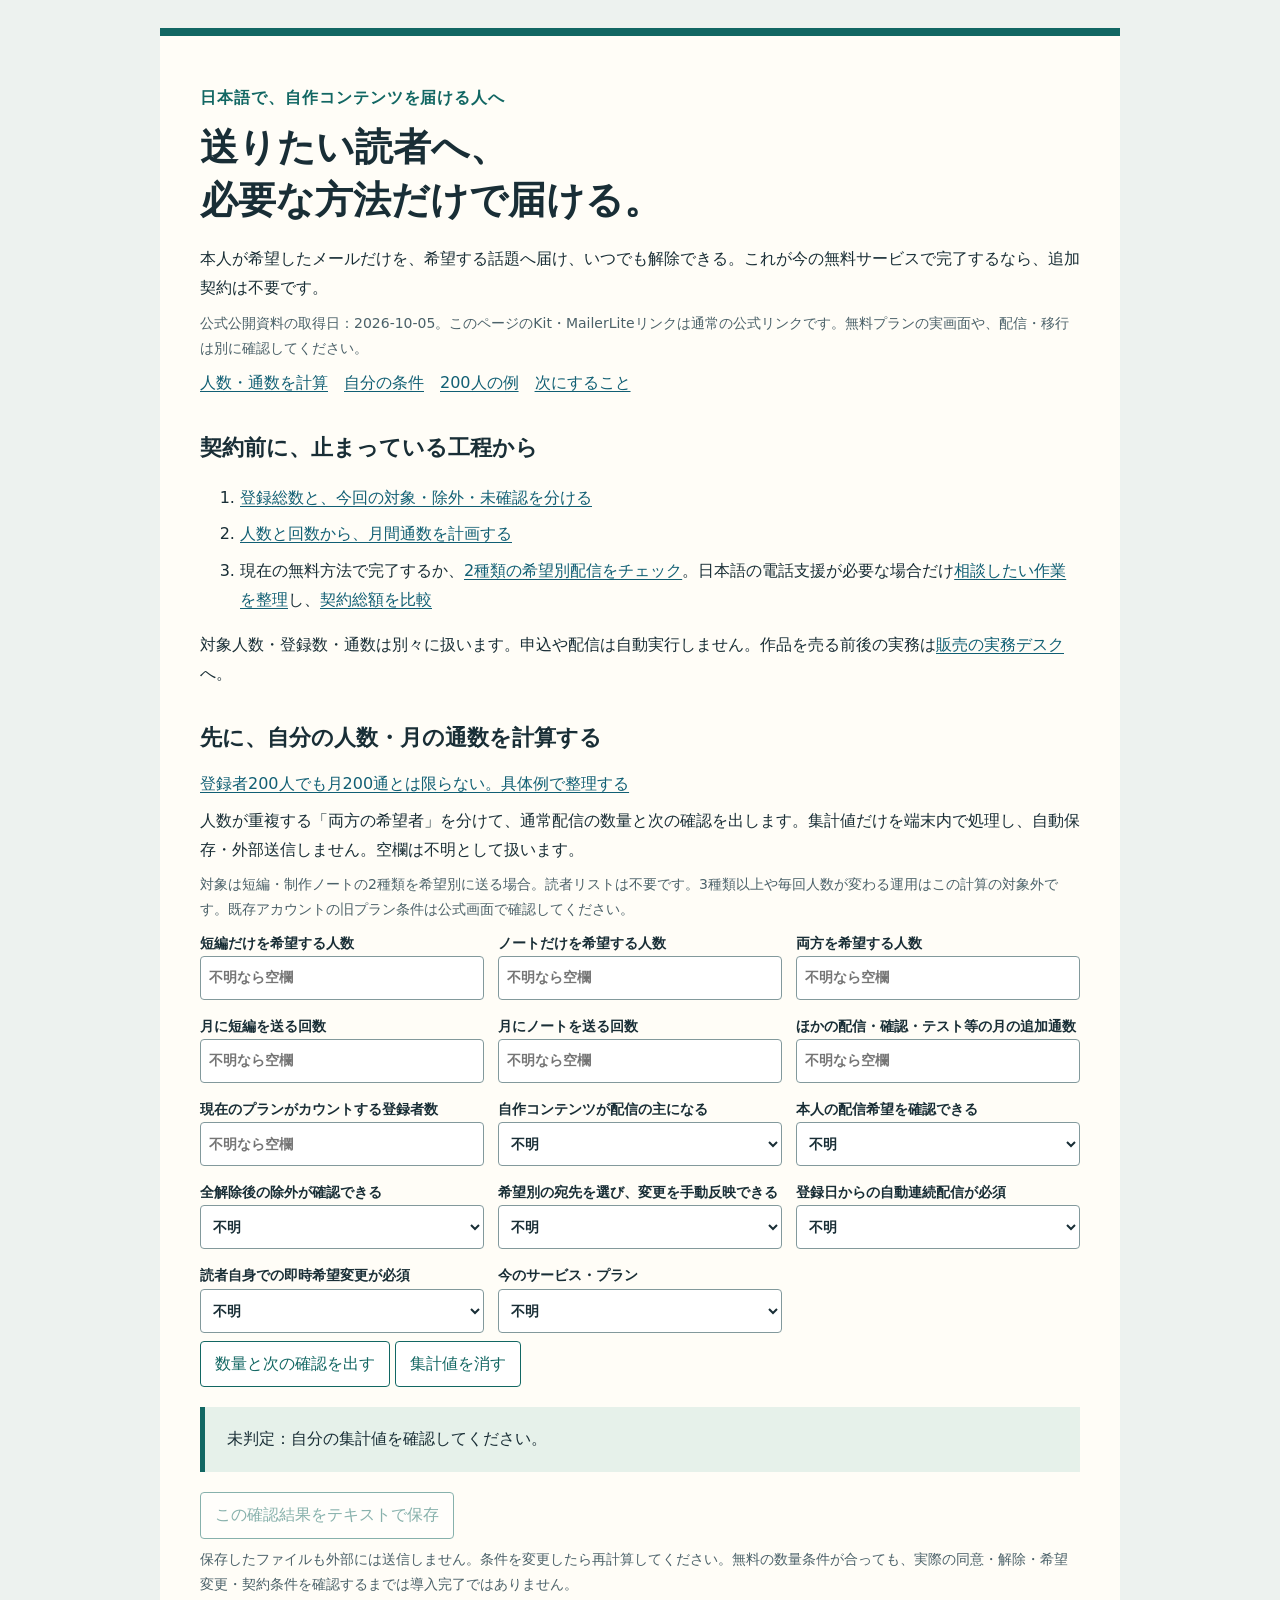
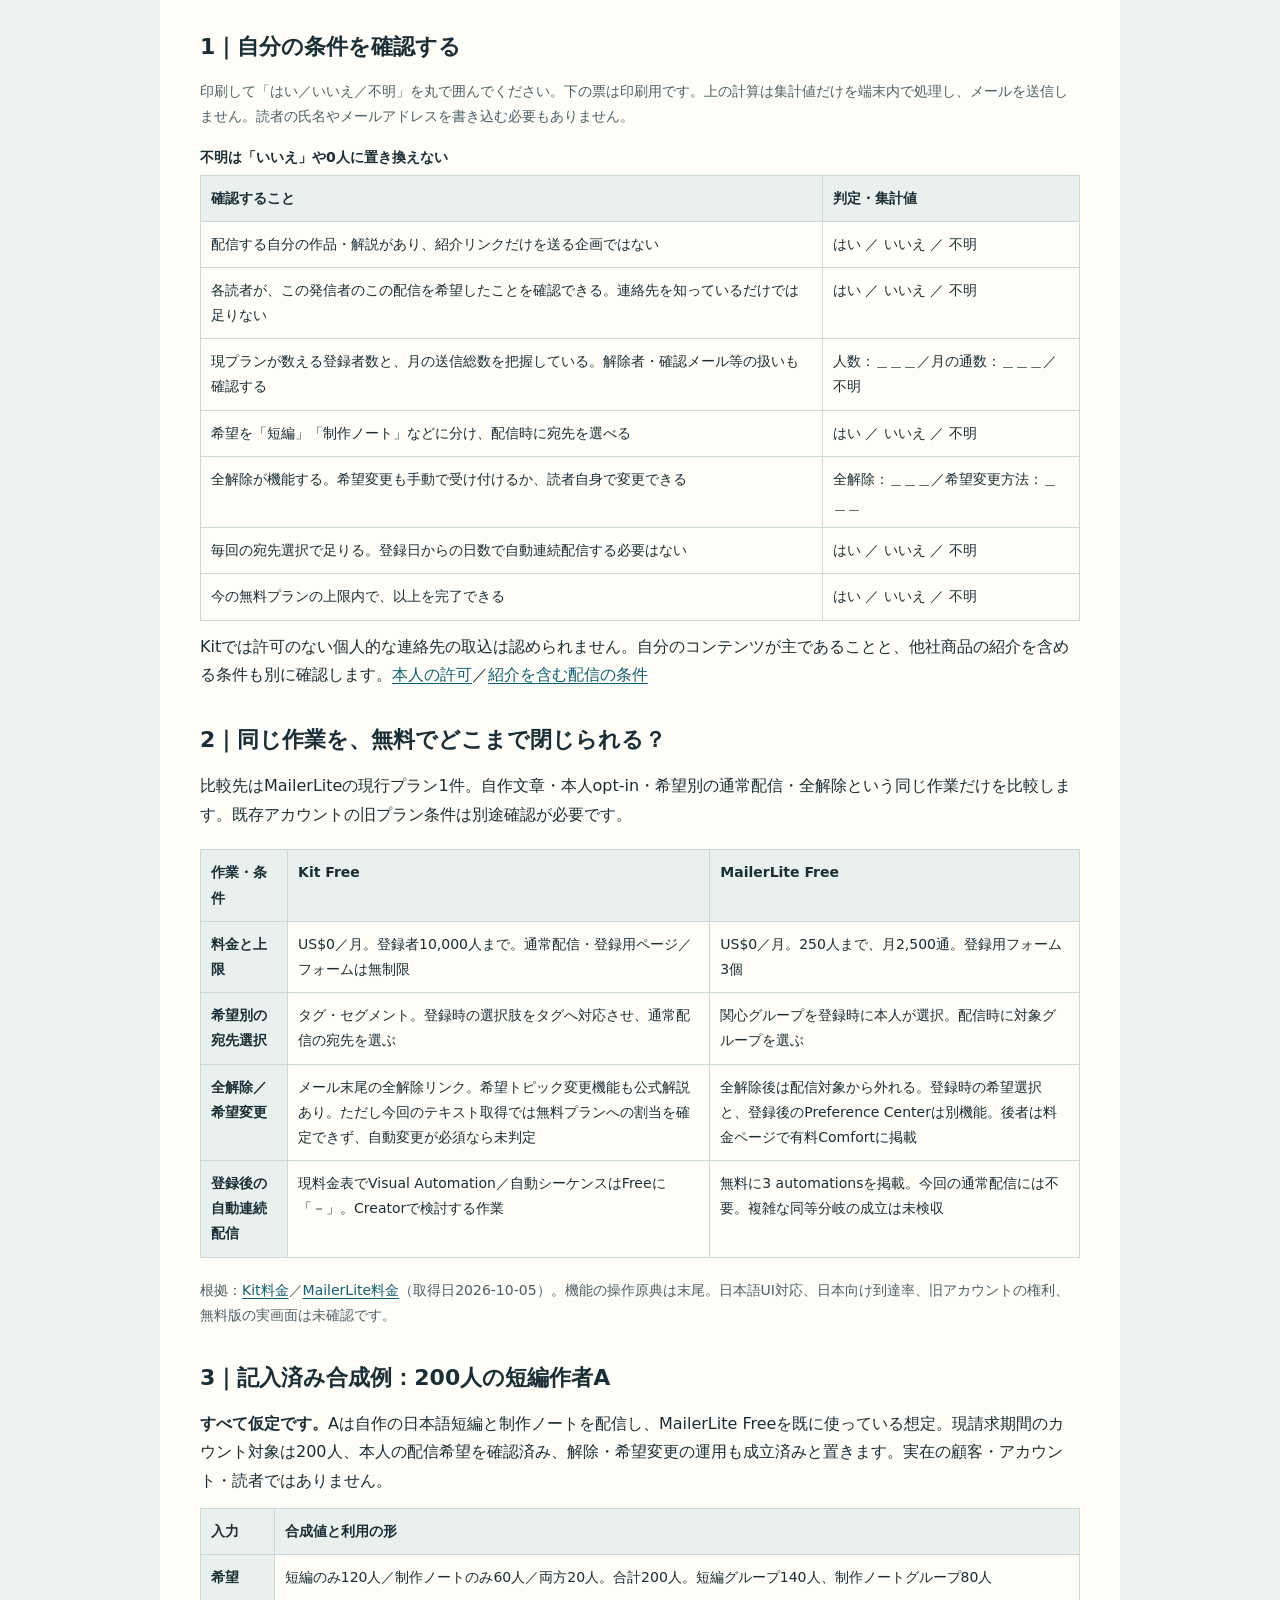
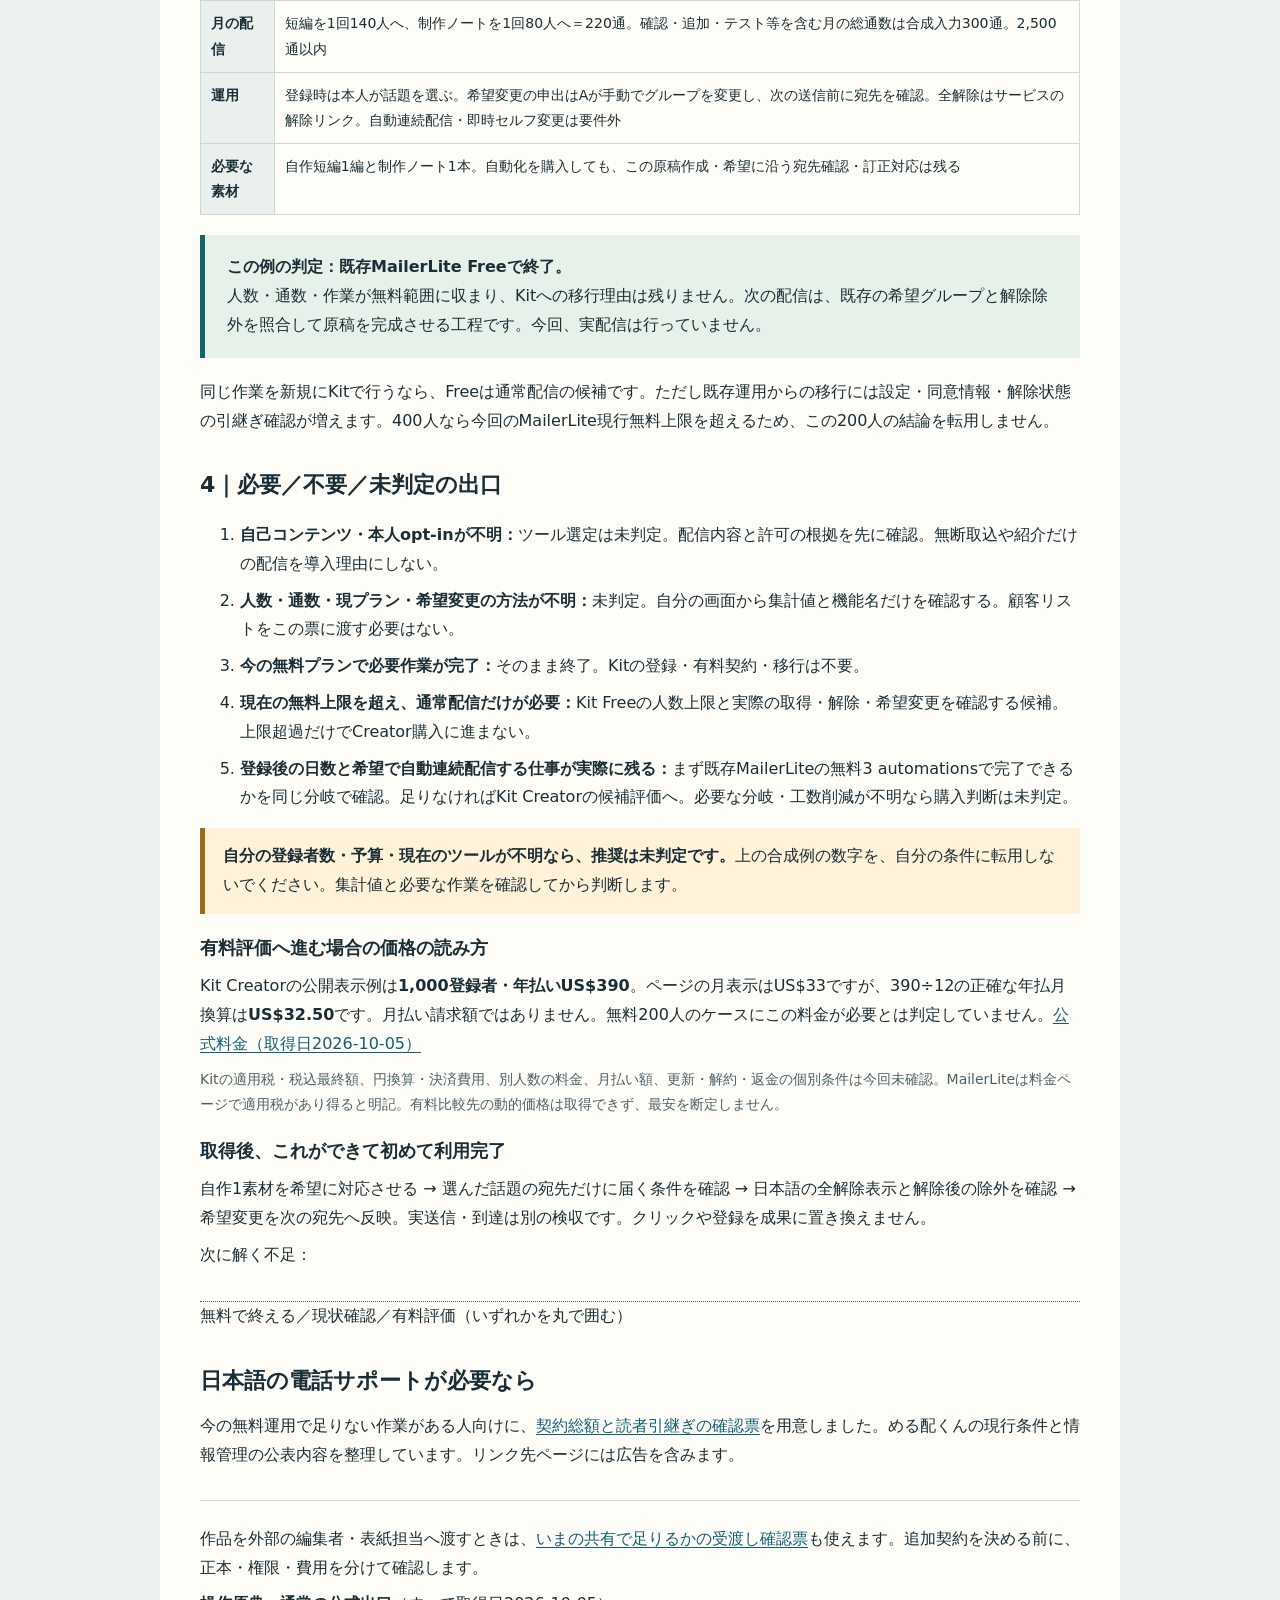
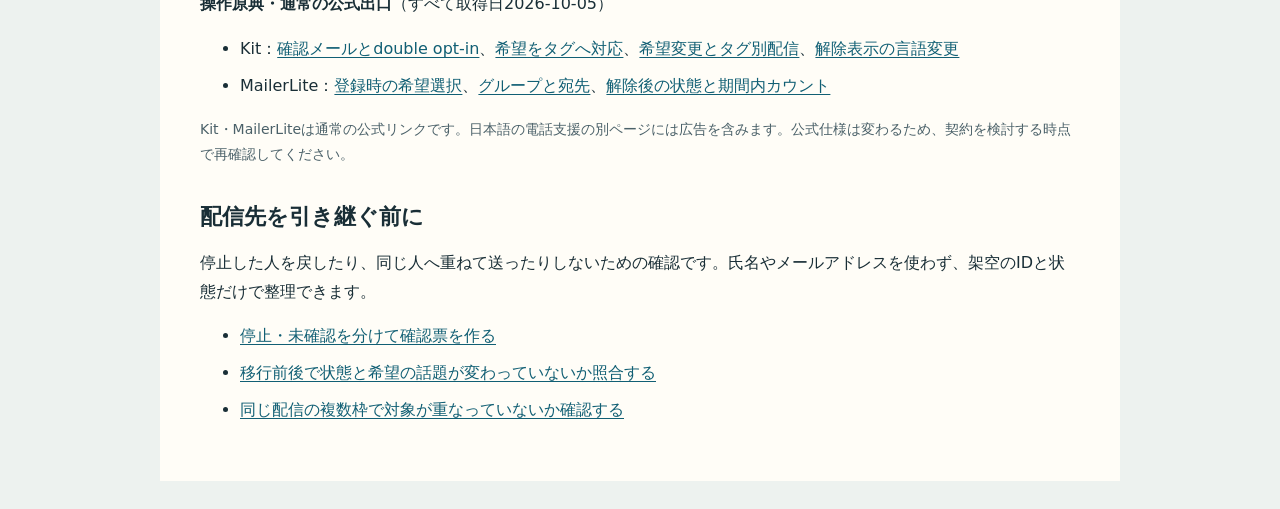
<file: index.html>
<!doctype html>
<html lang="ja">
<head>
<meta charset="utf-8">
<meta name="viewport" content="width=device-width,initial-scale=1">
<meta name="referrer" content="no-referrer">
<meta http-equiv="Content-Security-Policy" content="default-src 'none'; script-src 'self'; style-src 'unsafe-inline'; connect-src 'none'; form-action 'none'; base-uri 'none'">
<meta name="description" content="KitやMailerLiteを契約する前に、日本語の自作コンテンツ配信が無料で完了するか確認。人数・通数・希望別配信・解除・自動化を分ける、無料チェックシート。2026-10-05公式確認。"><link rel="canonical" href="https://tomoka-uzumaki-ai.github.io/creator-email-fit-jp/"><meta name="robots" content="index,follow"><title>日本語発信者のメール配信チェックシート｜Kitは必要？</title>
<style>
:root{color-scheme:light;--ink:#192e36;--muted:#4b6169;--line:#cad8d9;--accent:#126763;--paper:#fffdf7}
*{box-sizing:border-box}body{margin:0;background:#edf2ef;color:var(--ink);font:16px/1.8 system-ui,-apple-system,"Hiragino Sans","Yu Gothic",sans-serif}main{max-width:960px;margin:28px auto;background:var(--paper);padding:40px;border-top:8px solid var(--accent)}h1{font-size:clamp(25px,5vw,38px);line-height:1.4;margin:8px 0 18px}h2{font-size:22px;margin:30px 0 12px}h3{font-size:18px;margin:18px 0 6px}p{margin:8px 0}.eyebrow{color:var(--accent);font-weight:700;letter-spacing:.06em}.small{font-size:14px;color:var(--muted)}.decision{background:#e6f1ea;border-left:5px solid var(--accent);padding:18px 22px;margin:20px 0}.unknown{background:#fff2d9;border-left:5px solid #9d6b18;padding:14px 18px}.table-wrap{overflow-x:auto}table{border-collapse:collapse;width:100%;font-size:14px;margin:12px 0}th,td{border:1px solid var(--line);text-align:left;vertical-align:top;padding:10px}th{background:#eaf0ed}caption{text-align:left;font-weight:700;padding:4px 0}a{color:#115f74;text-underline-offset:3px;overflow-wrap:anywhere}li{margin:8px 0}footer{margin-top:30px;padding-top:16px;border-top:1px solid var(--line)}.write-line{display:block;min-height:32px;border-bottom:1px dotted var(--muted)}
.fit-grid{display:grid;grid-template-columns:repeat(auto-fit,minmax(min(260px,100%),1fr));gap:14px}.fit-grid label{display:block;font-size:14px;font-weight:600}.fit-grid input,.fit-grid select{display:block;width:100%;min-height:44px;font:inherit;padding:8px;border:1px solid #82999c;border-radius:4px;background:white;color:var(--ink)}button{font:inherit;min-height:44px;padding:8px 14px;border:1px solid var(--accent);border-radius:4px;background:white;color:var(--accent);cursor:pointer}button:disabled{opacity:.5;cursor:default}#fit-output{white-space:pre-line}
@media(max-width:600px){main{margin:0;padding:22px}th,td{padding:8px}table{font-size:13px}}
@media print{@page{size:A4;margin:14mm}body{background:white;font-size:10pt;line-height:1.55}main{max-width:none;margin:0;padding:0;border-top:3px solid #126763}h1{font-size:22pt}h2{font-size:14pt;break-after:avoid}h3{break-after:avoid}table{font-size:9pt}tr,.decision,.unknown{break-inside:avoid}.table-wrap{overflow:visible}a{color:inherit}footer{font-size:9pt}.small{font-size:9pt}th{background:#eee}.decision,.unknown{background:transparent}}
</style>
</head>
<body><main>
<header>
<p class="eyebrow">日本語で、自作コンテンツを届ける人へ</p>
<h1>送りたい読者へ、<br>必要な方法だけで届ける。</h1>
<p>本人が希望したメールだけを、希望する話題へ届け、いつでも解除できる。これが今の無料サービスで完了するなら、追加契約は不要です。</p>
<p class="small">公式公開資料の取得日：2026-10-05。このページのKit・MailerLiteリンクは通常の公式リンクです。無料プランの実画面や、配信・移行は別に確認してください。</p>
<nav aria-label="読む順番" style="display:flex;gap:1rem;flex-wrap:wrap"><a href="#calculator">人数・通数を計算</a><a href="#check">自分の条件</a><a href="#case">200人の例</a><a href="#route">次にすること</a></nav></header>

<section aria-label="配信を準備する順番"><h2>契約前に、止まっている工程から</h2><ol><li><a href="audience-readiness/">登録総数と、今回の対象・除外・未確認を分ける</a></li><li><a href="send-plan/">人数と回数から、月間通数を計画する</a></li><li>現在の無料方法で完了するか、<a href="#calculator">2種類の希望別配信をチェック</a>。日本語の電話支援が必要な場合だけ<a href="phone-support-brief/">相談したい作業を整理</a>し、<a href="contract-cost/">契約総額を比較</a></li></ol><p>対象人数・登録数・通数は別々に扱います。申込や配信は自動実行しません。作品を売る前後の実務は<a href="https://tomoka-uzumaki-ai.github.io/reply-review-desk-jp/seller-desk/">販売の実務デスク</a>へ。</p></section><section aria-labelledby="calculator"><h2 id="calculator">先に、自分の人数・月の通数を計算する</h2><p data-acquisition-entry="contacts-versus-sends"><a href="contacts-versus-sends/">登録者200人でも月200通とは限らない。具体例で整理する</a></p><p>人数が重複する「両方の希望者」を分けて、通常配信の数量と次の確認を出します。集計値だけを端末内で処理し、自動保存・外部送信しません。空欄は不明として扱います。</p><p class="small">対象は短編・制作ノートの2種類を希望別に送る場合。読者リストは不要です。3種類以上や毎回人数が変わる運用はこの計算の対象外です。既存アカウントの旧プラン条件は公式画面で確認してください。</p><form id="fit-form" novalidate><div class="fit-grid"><label>短編だけを希望する人数<input name="shortOnly" type="number" min="0" max="100000000" step="1" inputmode="numeric" placeholder="不明なら空欄"></label><label>ノートだけを希望する人数<input name="notesOnly" type="number" min="0" max="100000000" step="1" inputmode="numeric" placeholder="不明なら空欄"></label><label>両方を希望する人数<input name="both" type="number" min="0" max="100000000" step="1" inputmode="numeric" placeholder="不明なら空欄"></label><label>月に短編を送る回数<input name="shortRuns" type="number" min="0" max="100000000" step="1" inputmode="numeric" placeholder="不明なら空欄"></label><label>月にノートを送る回数<input name="notesRuns" type="number" min="0" max="100000000" step="1" inputmode="numeric" placeholder="不明なら空欄"></label><label>ほかの配信・確認・テスト等の月の追加通数<input name="extra" type="number" min="0" max="100000000" step="1" inputmode="numeric" placeholder="不明なら空欄"></label><label>現在のプランがカウントする登録者数<input name="counted" type="number" min="0" max="100000000" step="1" inputmode="numeric" placeholder="不明なら空欄"></label><label>自作コンテンツが配信の主になる<select name="content"><option value="unknown">不明</option><option value="yes">はい</option><option value="no">いいえ</option></select></label><label>本人の配信希望を確認できる<select name="permission"><option value="unknown">不明</option><option value="yes">はい</option><option value="no">いいえ</option></select></label><label>全解除後の除外が確認できる<select name="unsubscribe"><option value="unknown">不明</option><option value="yes">はい</option><option value="no">いいえ</option></select></label><label>希望別の宛先を選び、変更を手動反映できる<select name="groups"><option value="unknown">不明</option><option value="yes">はい</option><option value="no">いいえ</option></select></label><label>登録日からの自動連続配信が必須<select name="automation"><option value="unknown">不明</option><option value="no">いいえ</option><option value="yes">はい</option></select></label><label>読者自身での即時希望変更が必須<select name="selfChange"><option value="unknown">不明</option><option value="no">いいえ</option><option value="yes">はい</option></select></label><label>今のサービス・プラン<select name="current"><option value="unknown">不明</option><option value="mailerlite">現行MailerLite Free</option><option value="kit">Kit Free</option><option value="other">ほか／未導入</option></select></label></div><p><button type="submit">数量と次の確認を出す</button> <button type="reset">集計値を消す</button></p></form><p id="fit-output" class="decision" role="status" aria-live="polite">未判定：自分の集計値を確認してください。</p><button id="fit-save" type="button" disabled>この確認結果をテキストで保存</button><p class="small">保存したファイルも外部には送信しません。条件を変更したら再計算してください。無料の数量条件が合っても、実際の同意・解除・希望変更・契約条件を確認するまでは導入完了ではありません。</p><noscript><p>計算にはJavaScriptが必要です。下の印刷用チェックシートはそのまま使えます。</p></noscript></section>
<section aria-labelledby="check">
<h2 id="check">1｜自分の条件を確認する</h2>
<p class="small">印刷して「はい／いいえ／不明」を丸で囲んでください。下の票は印刷用です。上の計算は集計値だけを端末内で処理し、メールを送信しません。読者の氏名やメールアドレスを書き込む必要もありません。</p>
<table><caption>不明は「いいえ」や0人に置き換えない</caption><thead><tr><th scope="col">確認すること</th><th scope="col">判定・集計値</th></tr></thead><tbody>
<tr><td>配信する自分の作品・解説があり、紹介リンクだけを送る企画ではない</td><td>はい ／ いいえ ／ 不明</td></tr>
<tr><td>各読者が、この発信者のこの配信を希望したことを確認できる。連絡先を知っているだけでは足りない</td><td>はい ／ いいえ ／ 不明</td></tr>
<tr><td>現プランが数える登録者数と、月の送信総数を把握している。解除者・確認メール等の扱いも確認する</td><td>人数：＿＿＿／月の通数：＿＿＿／不明</td></tr>
<tr><td>希望を「短編」「制作ノート」などに分け、配信時に宛先を選べる</td><td>はい ／ いいえ ／ 不明</td></tr>
<tr><td>全解除が機能する。希望変更も手動で受け付けるか、読者自身で変更できる</td><td>全解除：＿＿＿／希望変更方法：＿＿＿</td></tr>
<tr><td>毎回の宛先選択で足りる。登録日からの日数で自動連続配信する必要はない</td><td>はい ／ いいえ ／ 不明</td></tr>
<tr><td>今の無料プランの上限内で、以上を完了できる</td><td>はい ／ いいえ ／ 不明</td></tr>
</tbody></table>
<p>Kitでは許可のない個人的な連絡先の取込は認められません。自分のコンテンツが主であることと、他社商品の紹介を含める条件も別に確認します。<a href="https://help.kit.com/en/articles/5014125-can-i-add-my-personal-contacts-to-kit">本人の許可</a>／<a href="https://help.kit.com/en/articles/4881296-what-type-of-affiliate-marketing-is-and-isn-t-allowed-at-kit">紹介を含む配信の条件</a></p>
</section>

<section aria-labelledby="compare">
<h2 id="compare">2｜同じ作業を、無料でどこまで閉じられる？</h2>
<p>比較先はMailerLiteの現行プラン1件。自作文章・本人opt-in・希望別の通常配信・全解除という同じ作業だけを比較します。既存アカウントの旧プラン条件は別途確認が必要です。</p>
<div class="table-wrap"><table><thead><tr><th scope="col">作業・条件</th><th scope="col">Kit Free</th><th scope="col">MailerLite Free</th></tr></thead><tbody>
<tr><th scope="row">料金と上限</th><td>US$0／月。登録者10,000人まで。通常配信・登録用ページ／フォームは無制限</td><td>US$0／月。250人まで、月2,500通。登録用フォーム3個</td></tr>
<tr><th scope="row">希望別の宛先選択</th><td>タグ・セグメント。登録時の選択肢をタグへ対応させ、通常配信の宛先を選ぶ</td><td>関心グループを登録時に本人が選択。配信時に対象グループを選ぶ</td></tr>
<tr><th scope="row">全解除／希望変更</th><td>メール末尾の全解除リンク。希望トピック変更機能も公式解説あり。ただし今回のテキスト取得では無料プランへの割当を確定できず、自動変更が必須なら未判定</td><td>全解除後は配信対象から外れる。登録時の希望選択と、登録後のPreference Centerは別機能。後者は料金ページで有料Comfortに掲載</td></tr>
<tr><th scope="row">登録後の自動連続配信</th><td>現料金表でVisual Automation／自動シーケンスはFreeに「－」。Creatorで検討する作業</td><td>無料に3 automationsを掲載。今回の通常配信には不要。複雑な同等分岐の成立は未検収</td></tr>
</tbody></table></div>
<p class="small">根拠：<a href="https://kit.com/pricing">Kit料金</a>／<a href="https://www.mailerlite.com/pricing">MailerLite料金</a>（取得日2026-10-05）。機能の操作原典は末尾。日本語UI対応、日本向け到達率、旧アカウントの権利、無料版の実画面は未確認です。</p>
</section>

<section aria-labelledby="case">
<h2 id="case">3｜記入済み合成例：200人の短編作者A</h2>
<p><strong>すべて仮定です。</strong>Aは自作の日本語短編と制作ノートを配信し、MailerLite Freeを既に使っている想定。現請求期間のカウント対象は200人、本人の配信希望を確認済み、解除・希望変更の運用も成立済みと置きます。実在の顧客・アカウント・読者ではありません。</p>
<table><thead><tr><th scope="col">入力</th><th scope="col">合成値と利用の形</th></tr></thead><tbody>
<tr><th scope="row">希望</th><td>短編のみ120人／制作ノートのみ60人／両方20人。合計200人。短編グループ140人、制作ノートグループ80人</td></tr>
<tr><th scope="row">月の配信</th><td>短編を1回140人へ、制作ノートを1回80人へ＝220通。確認・追加・テスト等を含む月の総通数は合成入力300通。2,500通以内</td></tr>
<tr><th scope="row">運用</th><td>登録時は本人が話題を選ぶ。希望変更の申出はAが手動でグループを変更し、次の送信前に宛先を確認。全解除はサービスの解除リンク。自動連続配信・即時セルフ変更は要件外</td></tr>
<tr><th scope="row">必要な素材</th><td>自作短編1編と制作ノート1本。自動化を購入しても、この原稿作成・希望に沿う宛先確認・訂正対応は残る</td></tr>
</tbody></table>
<div class="decision"><strong>この例の判定：既存MailerLite Freeで終了。</strong><br>人数・通数・作業が無料範囲に収まり、Kitへの移行理由は残りません。次の配信は、既存の希望グループと解除除外を照合して原稿を完成させる工程です。今回、実配信は行っていません。</div>
<p>同じ作業を新規にKitで行うなら、Freeは通常配信の候補です。ただし既存運用からの移行には設定・同意情報・解除状態の引継ぎ確認が増えます。400人なら今回のMailerLite現行無料上限を超えるため、この200人の結論を転用しません。</p>
</section>

<section aria-labelledby="route">
<h2 id="route">4｜必要／不要／未判定の出口</h2>
<ol>
<li><strong>自己コンテンツ・本人opt-inが不明：</strong>ツール選定は未判定。配信内容と許可の根拠を先に確認。無断取込や紹介だけの配信を導入理由にしない。</li>
<li><strong>人数・通数・現プラン・希望変更の方法が不明：</strong>未判定。自分の画面から集計値と機能名だけを確認する。顧客リストをこの票に渡す必要はない。</li>
<li><strong>今の無料プランで必要作業が完了：</strong>そのまま終了。Kitの登録・有料契約・移行は不要。</li>
<li><strong>現在の無料上限を超え、通常配信だけが必要：</strong>Kit Freeの人数上限と実際の取得・解除・希望変更を確認する候補。上限超過だけでCreator購入に進まない。</li>
<li><strong>登録後の日数と希望で自動連続配信する仕事が実際に残る：</strong>まず既存MailerLiteの無料3 automationsで完了できるかを同じ分岐で確認。足りなければKit Creatorの候補評価へ。必要な分岐・工数削減が不明なら購入判断は未判定。</li>
</ol>
<div class="unknown"><strong>自分の登録者数・予算・現在のツールが不明なら、推奨は未判定です。</strong>上の合成例の数字を、自分の条件に転用しないでください。集計値と必要な作業を確認してから判断します。</div>
<h3>有料評価へ進む場合の価格の読み方</h3>
<p>Kit Creatorの公開表示例は<strong>1,000登録者・年払いUS$390</strong>。ページの月表示はUS$33ですが、390÷12の正確な年払月換算は<strong>US$32.50</strong>です。月払い請求額ではありません。無料200人のケースにこの料金が必要とは判定していません。<a href="https://kit.com/pricing">公式料金（取得日2026-10-05）</a></p>
<p class="small">Kitの適用税・税込最終額、円換算・決済費用、別人数の料金、月払い額、更新・解約・返金の個別条件は今回未確認。MailerLiteは料金ページで適用税があり得ると明記。有料比較先の動的価格は取得できず、最安を断定しません。</p>
<h3>取得後、これができて初めて利用完了</h3>
<p>自作1素材を希望に対応させる → 選んだ話題の宛先だけに届く条件を確認 → 日本語の全解除表示と解除後の除外を確認 → 希望変更を次の宛先へ反映。実送信・到達は別の検収です。クリックや登録を成果に置き換えません。</p>
<p>次に解く不足：<span class="write-line"></span>無料で終える／現状確認／有料評価（いずれかを丸で囲む）</p>
</section>

<section><h2>日本語の電話サポートが必要なら</h2><p>今の無料運用で足りない作業がある人向けに、<a href="japanese-mail.html">契約総額と読者引継ぎの確認票</a>を用意しました。める配くんの現行条件と情報管理の公表内容を整理しています。リンク先ページには広告を含みます。</p></section>
<footer><p>作品を外部の編集者・表紙担当へ渡すときは、<a href="storage-handoff.html">いまの共有で足りるかの受渡し確認票</a>も使えます。追加契約を決める前に、正本・権限・費用を分けて確認します。</p>
<p><strong>操作原典・通常の公式出口</strong>（すべて取得日2026-10-05）</p>
<ul>
<li>Kit：<a href="https://help.kit.com/en/articles/2502655-the-confirmation-email">確認メールとdouble opt-in</a>、<a href="https://help.kit.com/en/articles/3317488-adding-tag-dropdowns-checkboxes-to-kit-forms">希望をタグへ対応</a>、<a href="https://help.kit.com/en/articles/6082488-managing-subscriber-preferences-in-kit">希望変更とタグ別配信</a>、<a href="https://help.kit.com/en/articles/5378154-how-to-customize-your-unsubscribe-text">解除表示の言語変更</a></li>
<li>MailerLite：<a href="https://www.mailerlite.com/help/how-to-use-interest-groups-inside-forms">登録時の希望選択</a>、<a href="https://www.mailerlite.com/help/how-to-create-and-use-groups">グループと宛先</a>、<a href="https://www.mailerlite.com/help/everything-about-unsubscribed-recipients">解除後の状態と期間内カウント</a></li>
</ul>
<p class="small">Kit・MailerLiteは通常の公式リンクです。日本語の電話支援の別ページには広告を含みます。公式仕様は変わるため、契約を検討する時点で再確認してください。</p>
</footer>
<section><h2>配信先を引き継ぐ前に</h2><p>停止した人を戻したり、同じ人へ重ねて送ったりしないための確認です。氏名やメールアドレスを使わず、架空のIDと状態だけで整理できます。</p><ul><li><a href="migration-permission/">停止・未確認を分けて確認票を作る</a></li><li><a href="migration-diff/">移行前後で状態と希望の話題が変わっていないか照合する</a></li><li><a href="batch-overlap/">同じ配信の複数枠で対象が重なっていないか確認する</a></li></ul></section></main><script src="fit.js?v=20261005-1" defer></script></body></html>
</file>
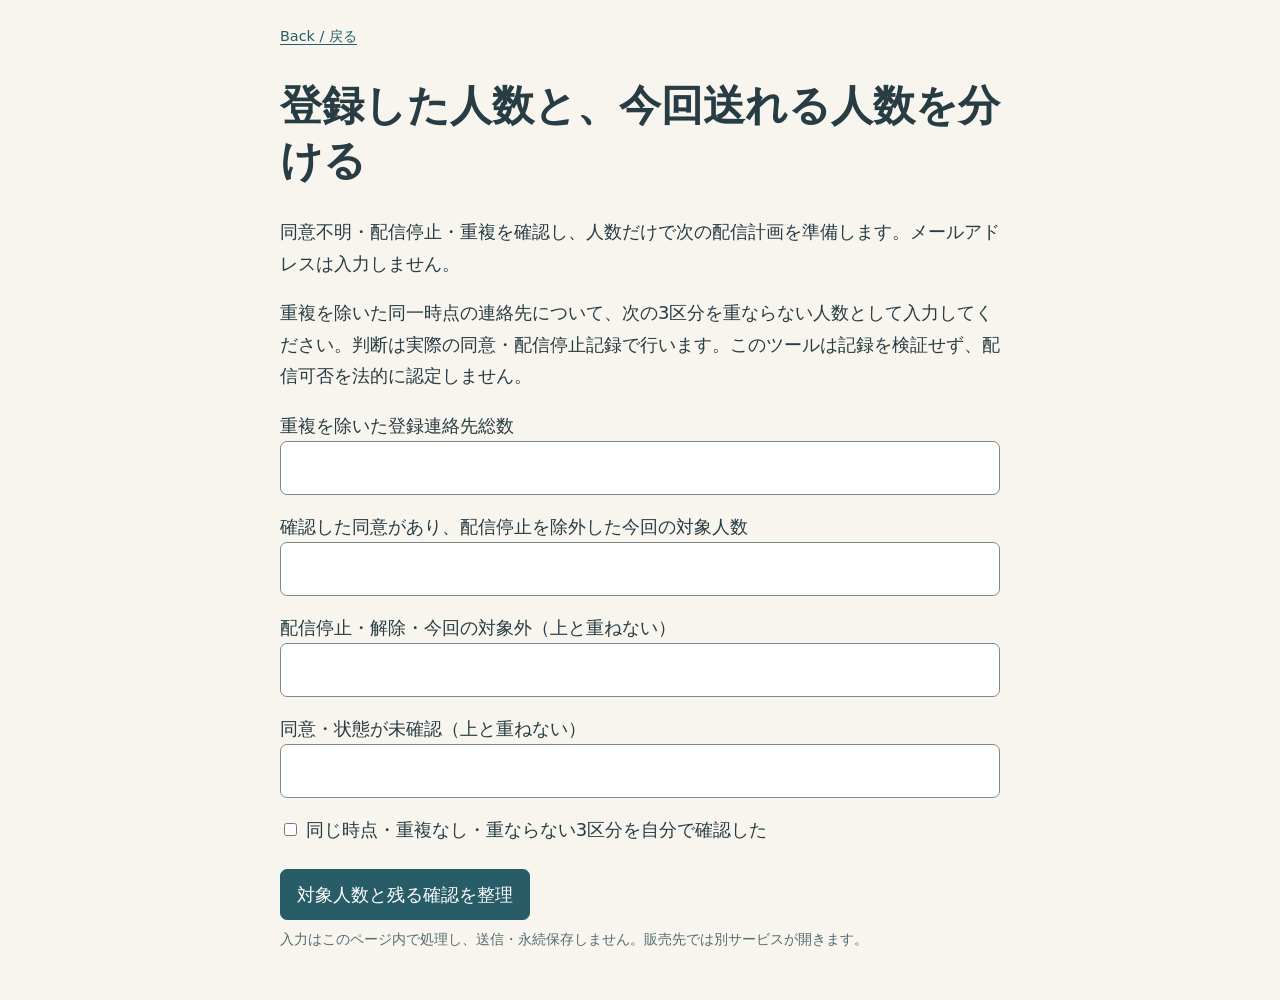
<file: audience-readiness/index.html>
<!doctype html><html lang="ja"><head><meta charset="utf-8"><meta name="viewport" content="width=device-width,initial-scale=1"><title>登録した人数と、今回送れる人数を分ける</title><meta name="description" content="同意不明・配信停止・重複を確認し、人数だけで次の配信計画を準備します。メールアドレスは入力しません。"><link rel="canonical" href="https://tomoka-uzumaki-ai.github.io/creator-email-fit-jp/audience-readiness/"><link rel="stylesheet" href="style.css"><script defer src="logic.js"></script><script defer src="../handoff.js"></script><script defer src="app.js"></script></head><body><main><nav><a href="../">Back / 戻る</a></nav><h1>登録した人数と、今回送れる人数を分ける</h1><p>同意不明・配信停止・重複を確認し、人数だけで次の配信計画を準備します。メールアドレスは入力しません。</p><p>重複を除いた同一時点の連絡先について、次の3区分を重ならない人数として入力してください。判断は実際の同意・配信停止記録で行います。このツールは記録を検証せず、配信可否を法的に認定しません。</p><form id="form"><label>重複を除いた登録連絡先総数<input id="total" inputmode="numeric"></label><label>確認した同意があり、配信停止を除外した今回の対象人数<input id="eligible" inputmode="numeric"></label><label>配信停止・解除・今回の対象外（上と重ねない）<input id="excluded" inputmode="numeric"></label><label>同意・状態が未確認（上と重ねない）<input id="unknown" inputmode="numeric"></label><label><input id="checked" type="checkbox"> 同じ時点・重複なし・重ならない3区分を自分で確認した</label><button>対象人数と残る確認を整理</button></form><output id="error" role="status"></output><section id="result" hidden><h2>計画へ渡す人数</h2><pre id="report"></pre><button id="download">準備票をTXTで保存</button><a class="button" id="next" href="../send-plan/">月間の配信計画へ</a><p>「月間の配信計画へ」を押すと、総数と今回の対象人数だけを次画面へ渡します。URLの末尾に一時的に入るため、共有端末・履歴の扱いに注意し、リンクを他人へ共有しないでください。次画面で受け取るとURLから取り除きます。同意の確認状態は引き継ぎません。未確認が残る場合、その人を配信対象に加えず先に記録を確認してください。無料方法・既存媒体で足りる場合、新たな契約は不要です。送信・申込・契約は自動実行しません。</p></section><footer>入力はこのページ内で処理し、送信・永続保存しません。販売先では別サービスが開きます。</footer></main></body></html>
</file>
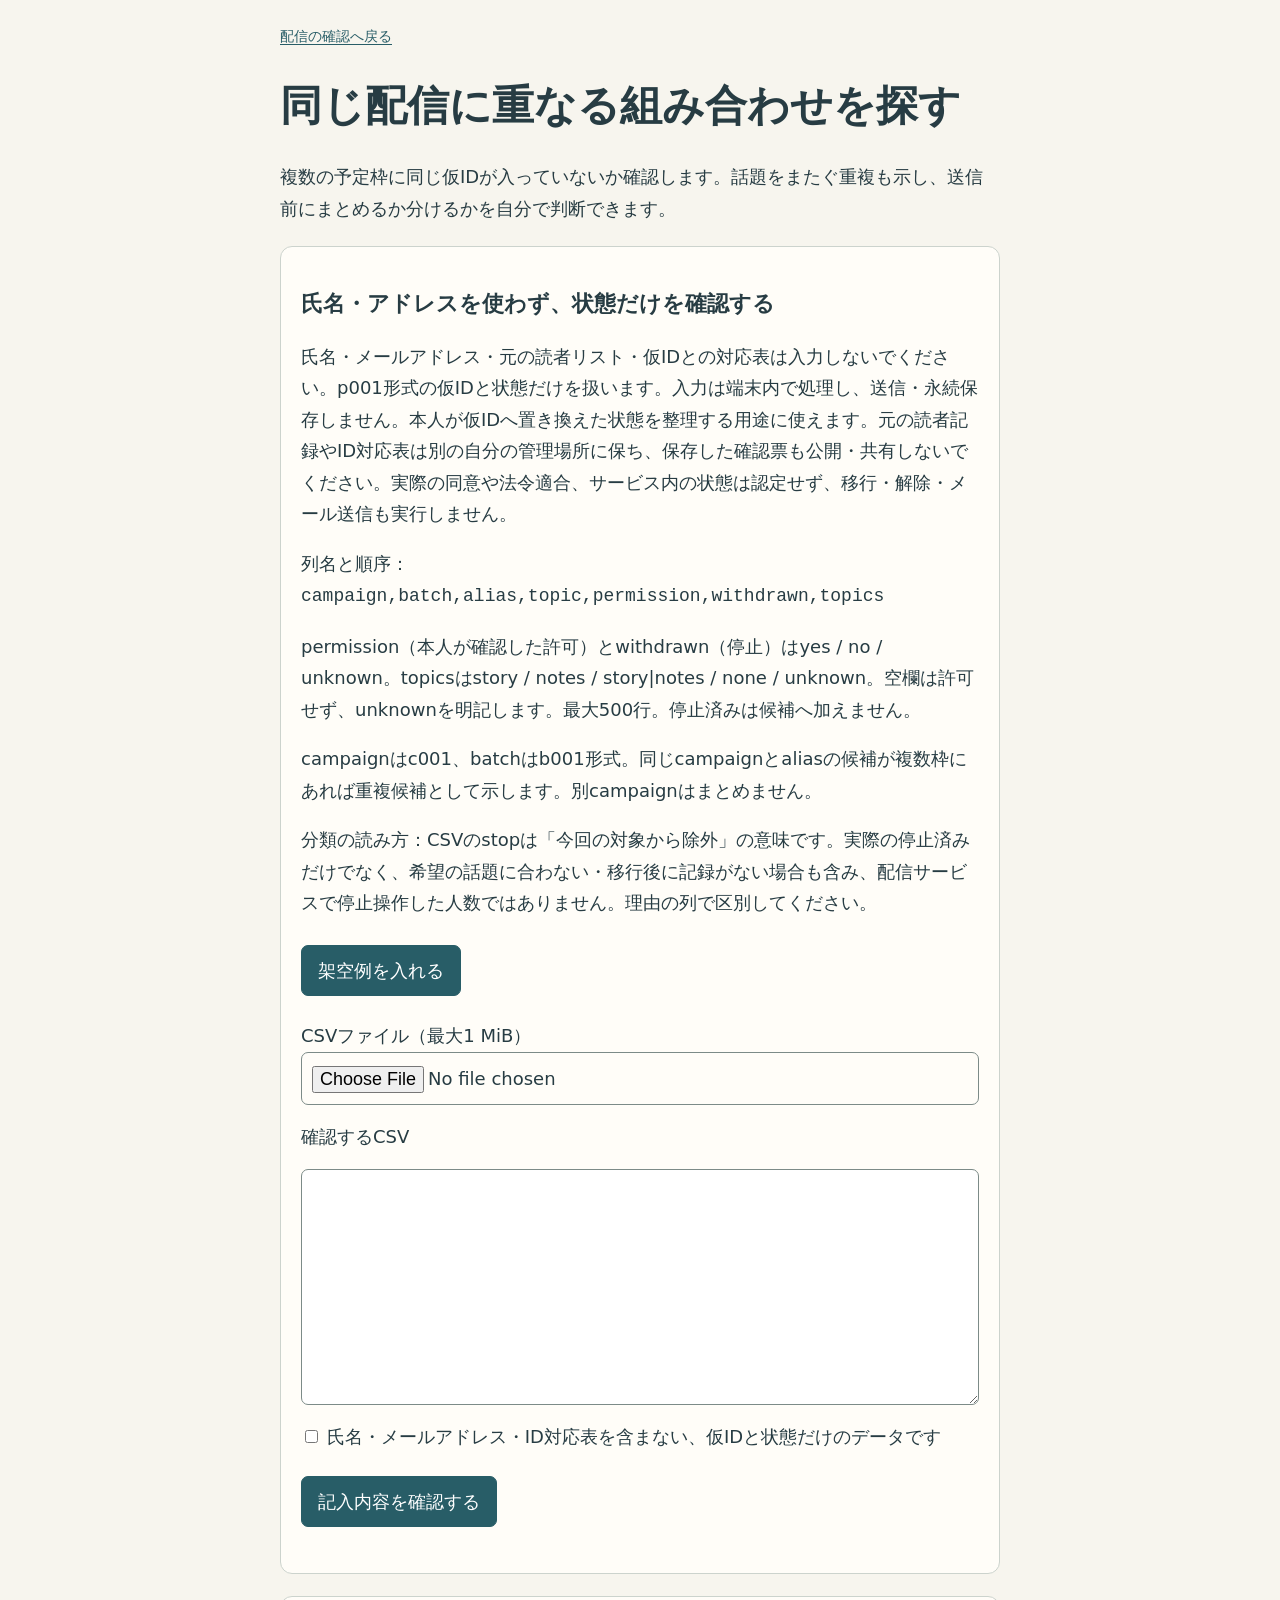
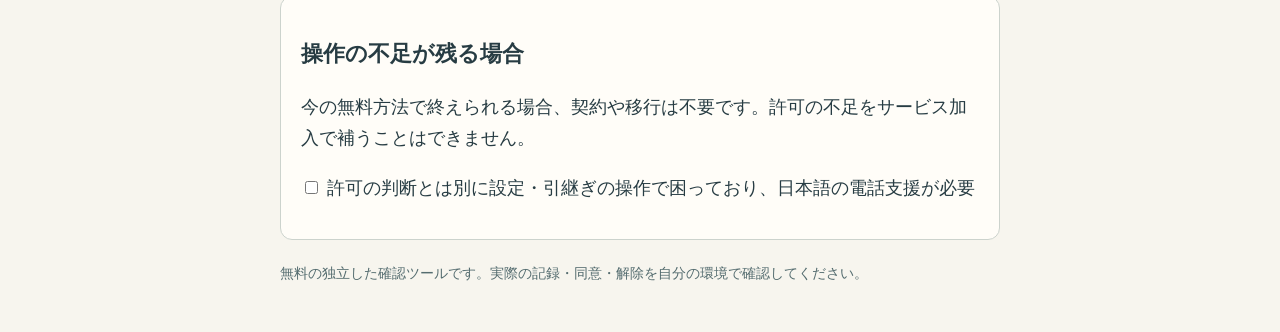
<file: batch-overlap/index.html>
<!doctype html><html lang="ja"><head><meta charset="utf-8"><meta name="viewport" content="width=device-width,initial-scale=1"><title>同じ配信に重なる組み合わせを探す</title><meta name="description" content="複数の予定枠に同じ仮IDが入っていないか確認します。話題をまたぐ重複も示し、送信前にまとめるか分けるかを自分で判断できます。"><link rel="stylesheet" href="style.css?v=20261009-wrap"><link rel="canonical" href="https://tomoka-uzumaki-ai.github.io/creator-email-fit-jp/batch-overlap/"><script defer src="../migration-permission/logic.js?v=97f8e0051cf9"></script><script defer src="../migration-permission/app.js?v=6de717a229c5"></script></head><body data-job="batches"><main><nav><a href="../">配信の確認へ戻る</a></nav><h1>同じ配信に重なる組み合わせを探す</h1><p>複数の予定枠に同じ仮IDが入っていないか確認します。話題をまたぐ重複も示し、送信前にまとめるか分けるかを自分で判断できます。</p><section><h2>氏名・アドレスを使わず、状態だけを確認する</h2><p>氏名・メールアドレス・元の読者リスト・仮IDとの対応表は入力しないでください。p001形式の仮IDと状態だけを扱います。入力は端末内で処理し、送信・永続保存しません。本人が仮IDへ置き換えた状態を整理する用途に使えます。元の読者記録やID対応表は別の自分の管理場所に保ち、保存した確認票も公開・共有しないでください。実際の同意や法令適合、サービス内の状態は認定せず、移行・解除・メール送信も実行しません。</p><p>列名と順序：<code>campaign,batch,alias,topic,permission,withdrawn,topics</code></p><p>permission（本人が確認した許可）とwithdrawn（停止）はyes / no / unknown。topicsはstory / notes / story|notes / none / unknown。空欄は許可せず、unknownを明記します。最大500行。停止済みは候補へ加えません。</p><p>campaignはc001、batchはb001形式。同じcampaignとaliasの候補が複数枠にあれば重複候補として示します。別campaignはまとめません。</p><p>分類の読み方：CSVのstopは「今回の対象から除外」の意味です。実際の停止済みだけでなく、希望の話題に合わない・移行後に記録がない場合も含み、配信サービスで停止操作した人数ではありません。理由の列で区別してください。</p><button id="sample" type="button">架空例を入れる</button><form id="form"><label>CSVファイル（最大1 MiB）<input id="file" type="file" accept=".csv,text/csv"></label><label for="input">確認するCSV</label><textarea id="input" rows="9" spellcheck="false"></textarea><label><input id="synthetic" type="checkbox"> 氏名・メールアドレス・ID対応表を含まない、仮IDと状態だけのデータです</label><button>記入内容を確認する</button></form><p id="error" role="status"></p></section><section id="result" hidden><h2>確認結果を持ち帰る</h2><pre id="report"></pre><button id="csv-save" disabled>結果CSVを保存</button><button id="txt-save" disabled>確認票TXTを保存</button><p>declared_candidateは本人記入の候補、stopは対象外、unknownは未確認です。結果は配信許可の証明ではありません。入力を変えると古い結果の保存は無効になります。</p></section><section><h2>操作の不足が残る場合</h2><p>今の無料方法で終えられる場合、契約や移行は不要です。許可の不足をサービス加入で補うことはできません。</p><label><input id="need" type="checkbox"> 許可の判断とは別に設定・引継ぎの操作で困っており、日本語の電話支援が必要</label><p id="help" hidden><a href="../phone-support-brief/">電話で解決したい作業を整理する</a> · <a href="../japanese-mail.html">費用・情報管理・広告表示のある確認票を読む</a></p></section><footer>無料の独立した確認ツールです。実際の記録・同意・解除を自分の環境で確認してください。</footer></main></body></html>
</file>
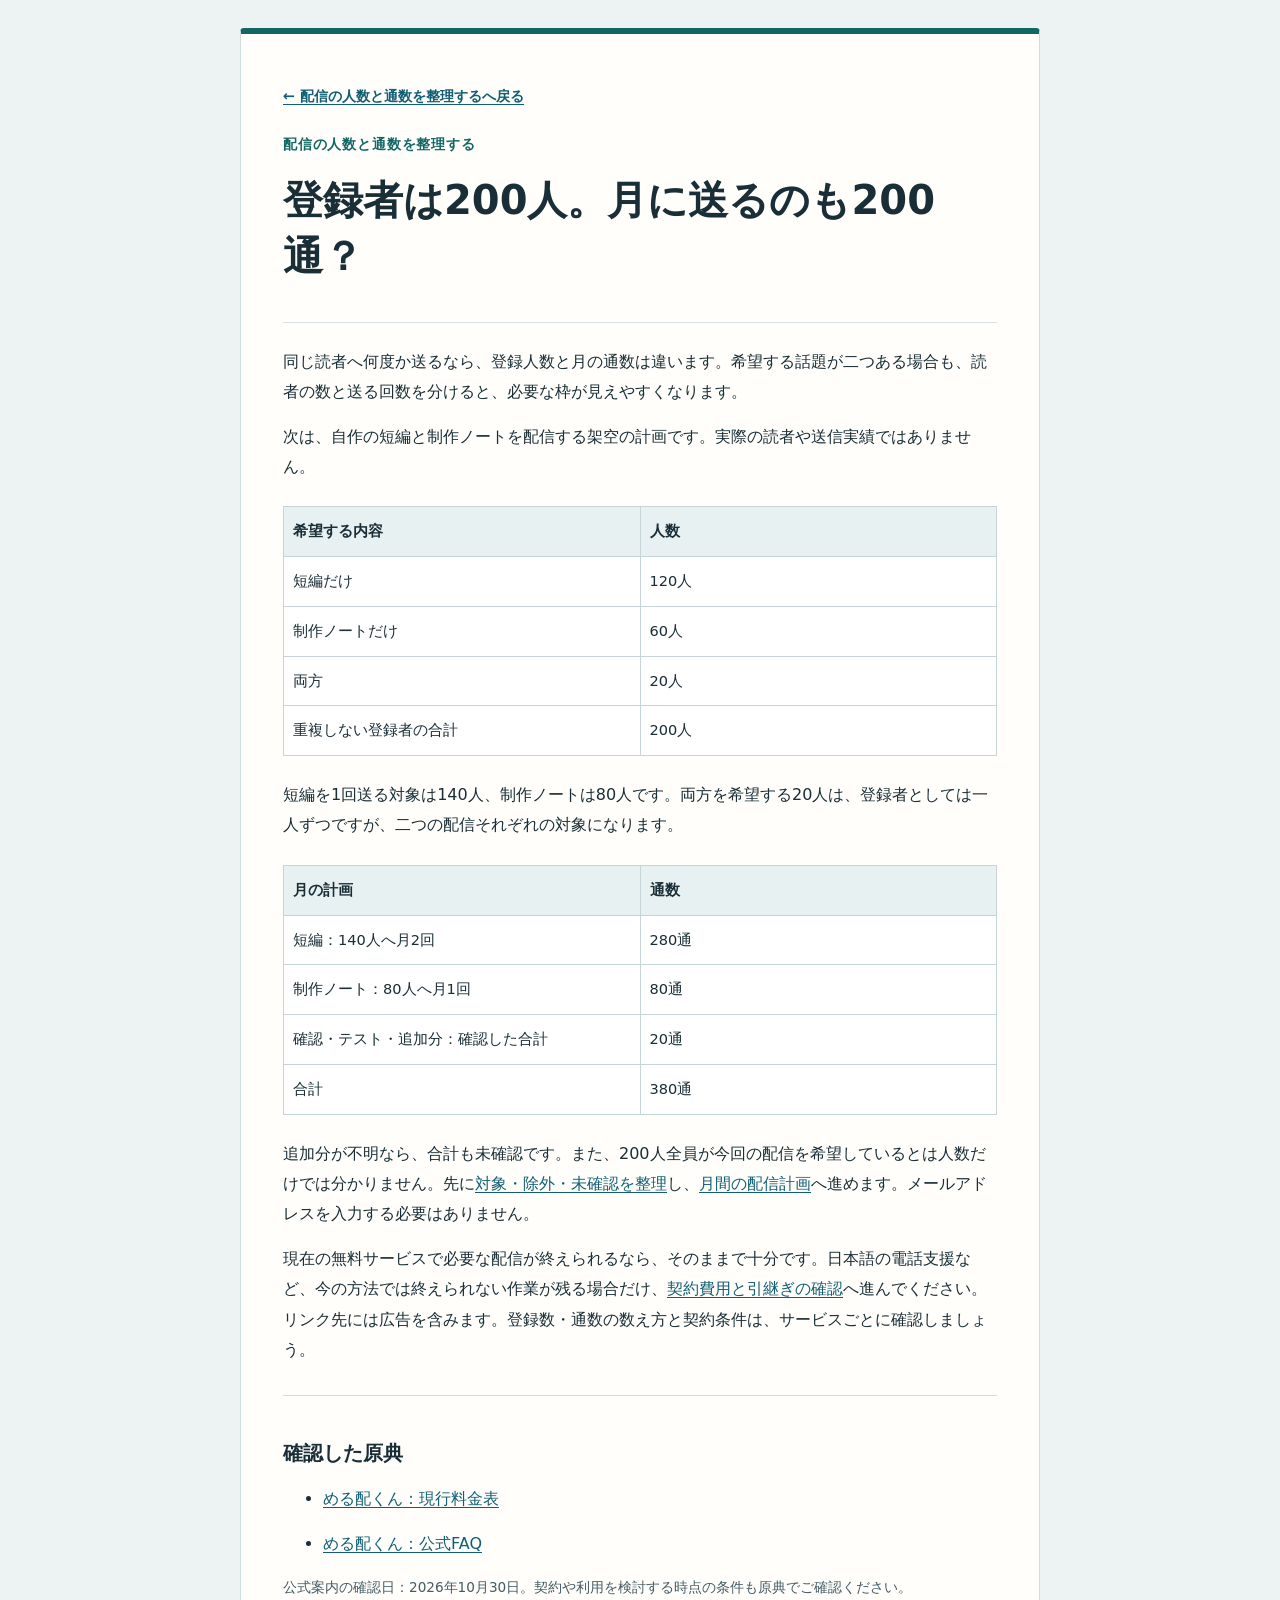
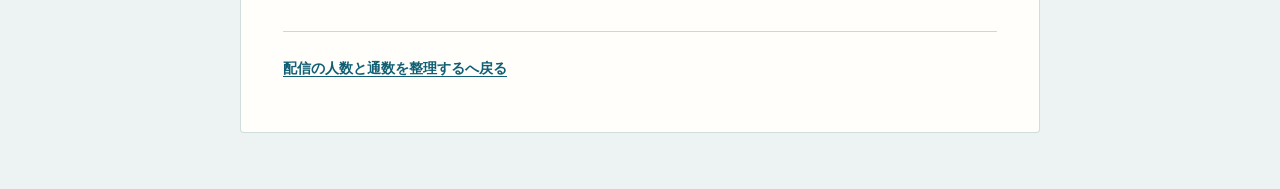
<file: contacts-versus-sends/index.html>
<!doctype html>
<html lang="ja"><head><meta charset="utf-8"><meta name="viewport" content="width=device-width,initial-scale=1"><meta name="referrer" content="strict-origin-when-cross-origin"><title>登録者は200人。月に送るのも200通？｜配信の人数と通数を整理する</title><meta name="description" content="同じ読者へ何度か送るなら、登録人数と月の通数は違います。希望する話題が二つある場合も、読者の数と送る回数を分けると、必要な枠が見えやすくなります。"><link rel="canonical" href="https://tomoka-uzumaki-ai.github.io/creator-email-fit-jp/contacts-versus-sends/"><meta property="og:type" content="article"><meta property="og:title" content="登録者は200人。月に送るのも200通？"><meta property="og:description" content="同じ読者へ何度か送るなら、登録人数と月の通数は違います。希望する話題が二つある場合も、読者の数と送る回数を分けると、必要な枠が見えやすくなります。"><meta property="og:url" content="https://tomoka-uzumaki-ai.github.io/creator-email-fit-jp/contacts-versus-sends/"><style>
:root{color-scheme:light;--ink:#192e36;--muted:#4b6169;--line:#cad8d9;--accent:#126763;--paper:#fffdf7}
*{box-sizing:border-box}body{margin:0;background:#edf2ef;color:var(--ink);font:16px/1.8 system-ui,-apple-system,"Hiragino Sans","Yu Gothic",sans-serif}main{max-width:960px;margin:28px auto;background:var(--paper);padding:40px;border-top:8px solid var(--accent)}h1{font-size:clamp(25px,5vw,38px);line-height:1.4;margin:8px 0 18px}h2{font-size:22px;margin:30px 0 12px}h3{font-size:18px;margin:18px 0 6px}p{margin:8px 0}.eyebrow{color:var(--accent);font-weight:700;letter-spacing:.06em}.small{font-size:14px;color:var(--muted)}.decision{background:#e6f1ea;border-left:5px solid var(--accent);padding:18px 22px;margin:20px 0}.unknown{background:#fff2d9;border-left:5px solid #9d6b18;padding:14px 18px}.table-wrap{overflow-x:auto}table{border-collapse:collapse;width:100%;font-size:14px;margin:12px 0}th,td{border:1px solid var(--line);text-align:left;vertical-align:top;padding:10px}th{background:#eaf0ed}caption{text-align:left;font-weight:700;padding:4px 0}a{color:#115f74;text-underline-offset:3px;overflow-wrap:anywhere}li{margin:8px 0}footer{margin-top:30px;padding-top:16px;border-top:1px solid var(--line)}.write-line{display:block;min-height:32px;border-bottom:1px dotted var(--muted)}
.fit-grid{display:grid;grid-template-columns:repeat(auto-fit,minmax(min(260px,100%),1fr));gap:14px}.fit-grid label{display:block;font-size:14px;font-weight:600}.fit-grid input,.fit-grid select{display:block;width:100%;min-height:44px;font:inherit;padding:8px;border:1px solid #82999c;border-radius:4px;background:white;color:var(--ink)}button{font:inherit;min-height:44px;padding:8px 14px;border:1px solid var(--accent);border-radius:4px;background:white;color:var(--accent);cursor:pointer}button:disabled{opacity:.5;cursor:default}#fit-output{white-space:pre-line}
@media(max-width:600px){main{margin:0;padding:22px}th,td{padding:8px}table{font-size:13px}}
@media print{@page{size:A4;margin:14mm}body{background:white;font-size:10pt;line-height:1.55}main{max-width:none;margin:0;padding:0;border-top:3px solid #126763}h1{font-size:22pt}h2{font-size:14pt;break-after:avoid}h3{break-after:avoid}table{font-size:9pt}tr,.decision,.unknown{break-inside:avoid}.table-wrap{overflow:visible}a{color:inherit}footer{font-size:9pt}.small{font-size:9pt}th{background:#eee}.decision,.unknown{background:transparent}}

/* This article reuses the site's existing color and type rules. */
body.acquisition-article{background:#edf2f2;color:var(--ink,#19323f)}
.acquisition-article main{width:min(100% - 32px,800px);max-width:800px;margin:28px auto 56px;padding:clamp(20px,4vw,42px);background:#fffefb;border:1px solid #cfdddd;border-top:6px solid var(--teal,var(--accent,#126763));border-radius:4px}
.acquisition-article .article-header{display:block;padding:0 0 20px;margin:0 0 24px;border-bottom:1px solid #d6e0e1;background:none;color:inherit}
.acquisition-article .eyebrow{display:block;border:0;padding:0;color:var(--teal,var(--accent,#176366));font-size:.85rem}
.acquisition-article h1{font-size:clamp(1.7rem,5vw,2.5rem);line-height:1.4;letter-spacing:0;margin:12px 0 18px;color:inherit}
.acquisition-article h2{margin:28px 0 12px;font-size:1.25rem;line-height:1.5;color:inherit}
.acquisition-article p,.acquisition-article li{font-size:1rem;line-height:1.9;margin:14px 0}
.acquisition-article table{width:100%;table-layout:fixed;border-collapse:collapse;margin:24px 0;background:#fff;font-size:.91rem}
.acquisition-article th,.acquisition-article td{padding:12px 9px;border:1px solid #c5d4d7;text-align:left;vertical-align:top;overflow-wrap:anywhere;line-height:1.7}
.acquisition-article th{background:#e8f1f1;color:inherit}
.acquisition-article .article-sources{margin-top:30px;padding-top:14px;border-top:1px solid #cfdddd}
.acquisition-article .article-sources p{font-size:.85rem;color:#455c65}
.acquisition-article .article-back{display:inline-block;font-size:.9rem;font-weight:650;padding:8px 0}
@media(max-width:480px){.acquisition-article main{width:calc(100% - 20px);margin:10px auto 28px;padding:20px 16px}.acquisition-article th,.acquisition-article td{padding:9px 6px;font-size:.85rem}}
@media print{body.acquisition-article{background:#fff}.acquisition-article main{width:100%;margin:0;border:0;padding:0}.acquisition-article .article-back{display:none}a{color:inherit}.acquisition-article table{break-inside:avoid}}
</style></head><body class="acquisition-article"><main><header class="article-header"><a class="article-back" href="../">← 配信の人数と通数を整理するへ戻る</a><p class="eyebrow">配信の人数と通数を整理する</p><h1>登録者は200人。月に送るのも200通？</h1></header><article data-original-body="true"><p>同じ読者へ何度か送るなら、登録人数と月の通数は違います。希望する話題が二つある場合も、読者の数と送る回数を分けると、必要な枠が見えやすくなります。</p>
<p>次は、自作の短編と制作ノートを配信する架空の計画です。実際の読者や送信実績ではありません。</p>
<table><thead><tr><th scope="col">希望する内容</th><th scope="col">人数</th></tr></thead><tbody>
<tr><td>短編だけ</td><td>120人</td></tr>
<tr><td>制作ノートだけ</td><td>60人</td></tr>
<tr><td>両方</td><td>20人</td></tr>
<tr><td>重複しない登録者の合計</td><td>200人</td></tr>
</tbody></table>
<p>短編を1回送る対象は140人、制作ノートは80人です。両方を希望する20人は、登録者としては一人ずつですが、二つの配信それぞれの対象になります。</p>
<table><thead><tr><th scope="col">月の計画</th><th scope="col">通数</th></tr></thead><tbody>
<tr><td>短編：140人へ月2回</td><td>280通</td></tr>
<tr><td>制作ノート：80人へ月1回</td><td>80通</td></tr>
<tr><td>確認・テスト・追加分：確認した合計</td><td>20通</td></tr>
<tr><td>合計</td><td>380通</td></tr>
</tbody></table>
<p>追加分が不明なら、合計も未確認です。また、200人全員が今回の配信を希望しているとは人数だけでは分かりません。先に<a href="https://tomoka-uzumaki-ai.github.io/creator-email-fit-jp/audience-readiness/">対象・除外・未確認を整理</a>し、<a href="https://tomoka-uzumaki-ai.github.io/creator-email-fit-jp/send-plan/">月間の配信計画</a>へ進めます。メールアドレスを入力する必要はありません。</p>
<p>現在の無料サービスで必要な配信が終えられるなら、そのままで十分です。日本語の電話支援など、今の方法では終えられない作業が残る場合だけ、<a href="https://tomoka-uzumaki-ai.github.io/creator-email-fit-jp/japanese-mail.html">契約費用と引継ぎの確認</a>へ進んでください。リンク先には広告を含みます。登録数・通数の数え方と契約条件は、サービスごとに確認しましょう。</p></article><section class="article-sources"><h2>確認した原典</h2><ul><li><a href="https://www.meruhaikun.com/plan/">める配くん：現行料金表</a></li><li><a href="https://www.meruhaikun.com/faq.php">める配くん：公式FAQ</a></li></ul><p>公式案内の確認日：2026年10月30日。契約や利用を検討する時点の条件も原典でご確認ください。</p></section><footer><a class="article-back" href="../">配信の人数と通数を整理するへ戻る</a></footer></main></body></html>
</file>
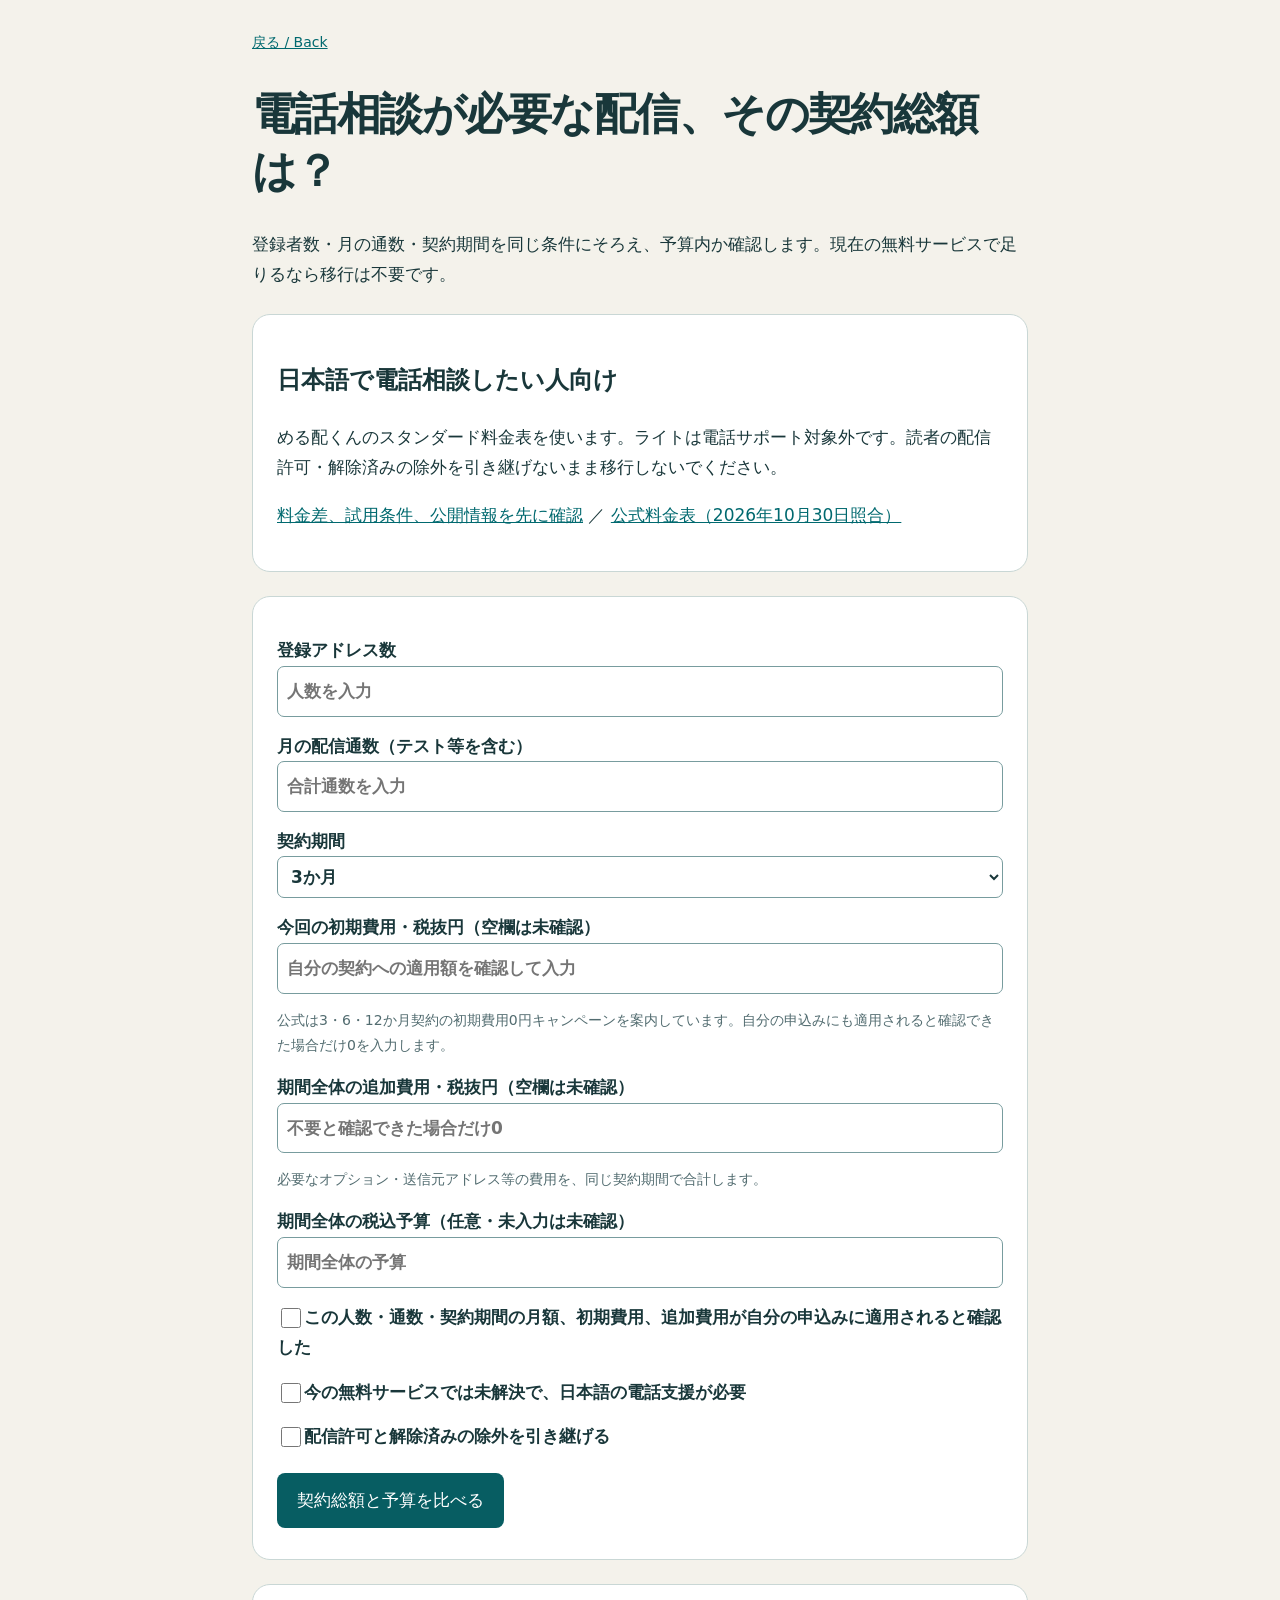
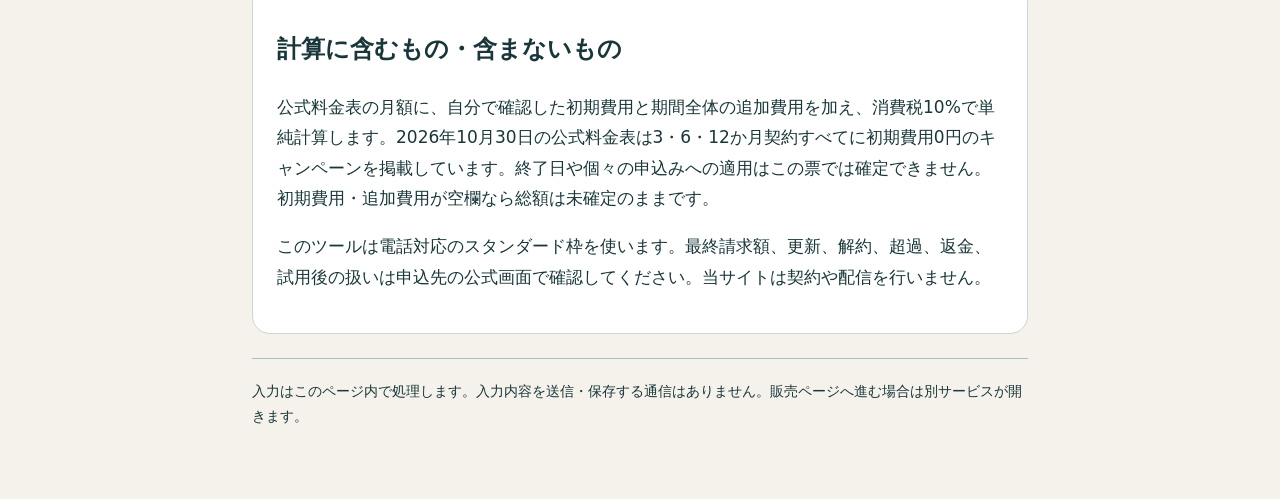
<file: contract-cost/index.html>
<!doctype html><html lang="ja"><head><meta charset="utf-8"><meta name="viewport" content="width=device-width,initial-scale=1"><link rel="canonical" href="https://tomoka-uzumaki-ai.github.io/creator-email-fit-jp/contract-cost/"><title>電話相談が必要な配信、その契約総額は？</title><meta name="description" content="登録者数・月の通数・契約期間を同じ条件にそろえ、予算内か確認します。現在の無料サービスで足りるなら移行は不要です。"><link rel="stylesheet" href="style.css"><script defer src="../handoff.js"></script><script defer src="logic.js?v=20261030b"></script><script defer src="app.js?v=20261101-confirm1"></script></head><body><main><nav><a href="../">戻る / Back</a></nav><h1>電話相談が必要な配信、その契約総額は？</h1><p>登録者数・月の通数・契約期間を同じ条件にそろえ、予算内か確認します。現在の無料サービスで足りるなら移行は不要です。</p><section><h2>日本語で電話相談したい人向け</h2><p>める配くんのスタンダード料金表を使います。ライトは電話サポート対象外です。読者の配信許可・解除済みの除外を引き継げないまま移行しないでください。</p><p><a href="../japanese-mail.html">料金差、試用条件、公開情報を先に確認</a> ／ <a href="https://www.meruhaikun.com/plan/">公式料金表（2026年10月30日照合）</a></p></section><p id="import-note" role="status"></p><form id="form"><label>登録アドレス数<input id="contacts" type="number" min="1" max="1000000" step="1" required placeholder="人数を入力"></label><label>月の配信通数（テスト等を含む）<input id="messages" type="number" min="1" max="10000000" step="1" required placeholder="合計通数を入力"></label><label>契約期間<select id="term"><option value="3">3か月</option><option value="6">6か月</option><option value="12">12か月</option></select></label><label>今回の初期費用・税抜円（空欄は未確認）<input id="setup" type="number" min="0" max="100000000" step="1" placeholder="自分の契約への適用額を確認して入力"></label><p class="small">公式は3・6・12か月契約の初期費用0円キャンペーンを案内しています。自分の申込みにも適用されると確認できた場合だけ0を入力します。</p><label>期間全体の追加費用・税抜円（空欄は未確認）<input id="additional" type="number" min="0" max="100000000" step="1" placeholder="不要と確認できた場合だけ0"></label><p class="small">必要なオプション・送信元アドレス等の費用を、同じ契約期間で合計します。</p><label>期間全体の税込予算（任意・未入力は未確認）<input id="budget" type="number" min="0" max="100000000" step="1" placeholder="期間全体の予算"></label><label><input id="price-checked" type="checkbox">この人数・通数・契約期間の月額、初期費用、追加費用が自分の申込みに適用されると確認した</label><label><input id="need" type="checkbox">今の無料サービスでは未解決で、日本語の電話支援が必要</label><label><input id="handoff" type="checkbox">配信許可と解除済みの除外を引き継げる</label><button>契約総額と予算を比べる</button></form><section id="result" class="result" hidden><h2 id="heading"></h2><pre id="report"></pre><button id="download">比較票をTXTで保存</button><p id="buy" hidden><strong>PR</strong> <a class="button" rel="sponsored nofollow" href="https://px.a8.net/svt/ejp?a8mat=4BEBP2+247ODU+IZW+62MDE">める配くんの申込条件を確認</a></p></section><section><h2>計算に含むもの・含まないもの</h2><p>公式料金表の月額に、自分で確認した初期費用と期間全体の追加費用を加え、消費税10%で単純計算します。2026年10月30日の公式料金表は3・6・12か月契約すべてに初期費用0円のキャンペーンを掲載しています。終了日や個々の申込みへの適用はこの票では確定できません。初期費用・追加費用が空欄なら総額は未確定のままです。</p><p>このツールは電話対応のスタンダード枠を使います。最終請求額、更新、解約、超過、返金、試用後の扱いは申込先の公式画面で確認してください。当サイトは契約や配信を行いません。</p></section><footer>入力はこのページ内で処理します。入力内容を送信・保存する通信はありません。販売ページへ進む場合は別サービスが開きます。</footer></main></body></html>
</file>
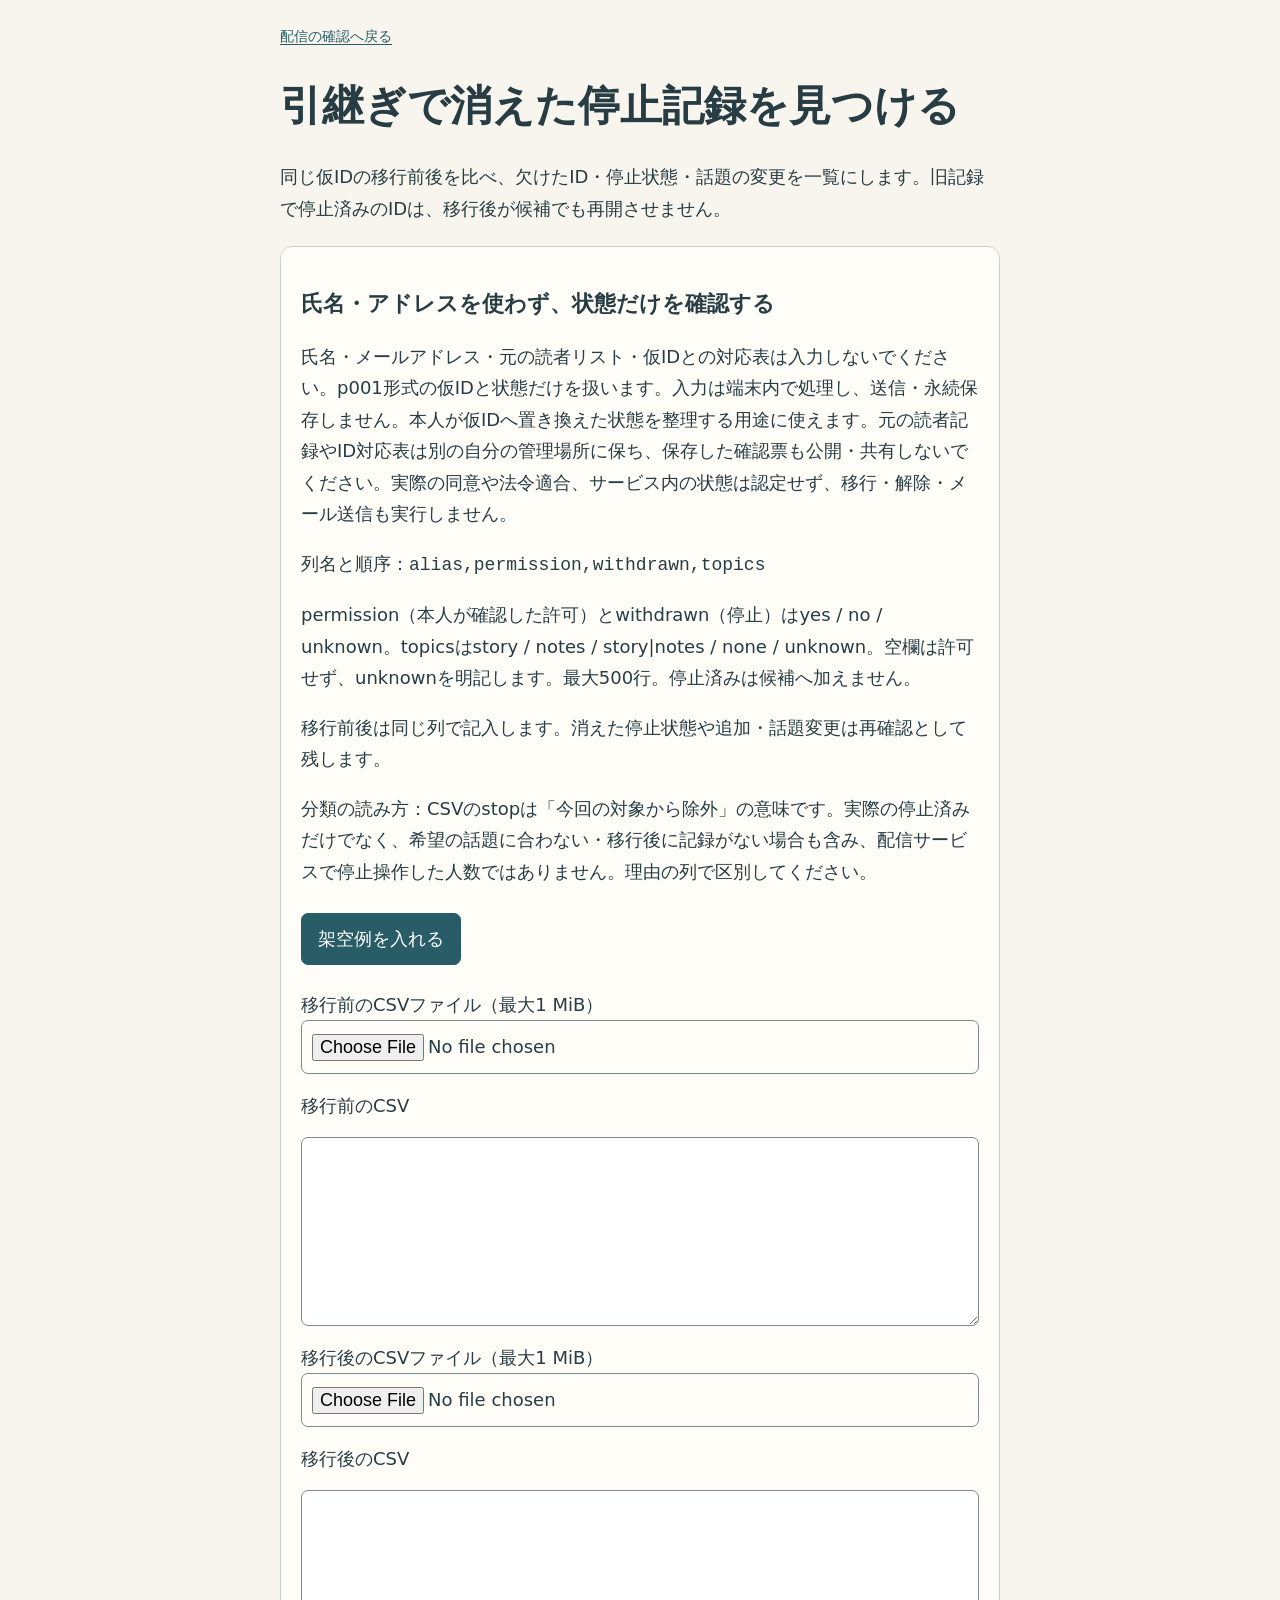
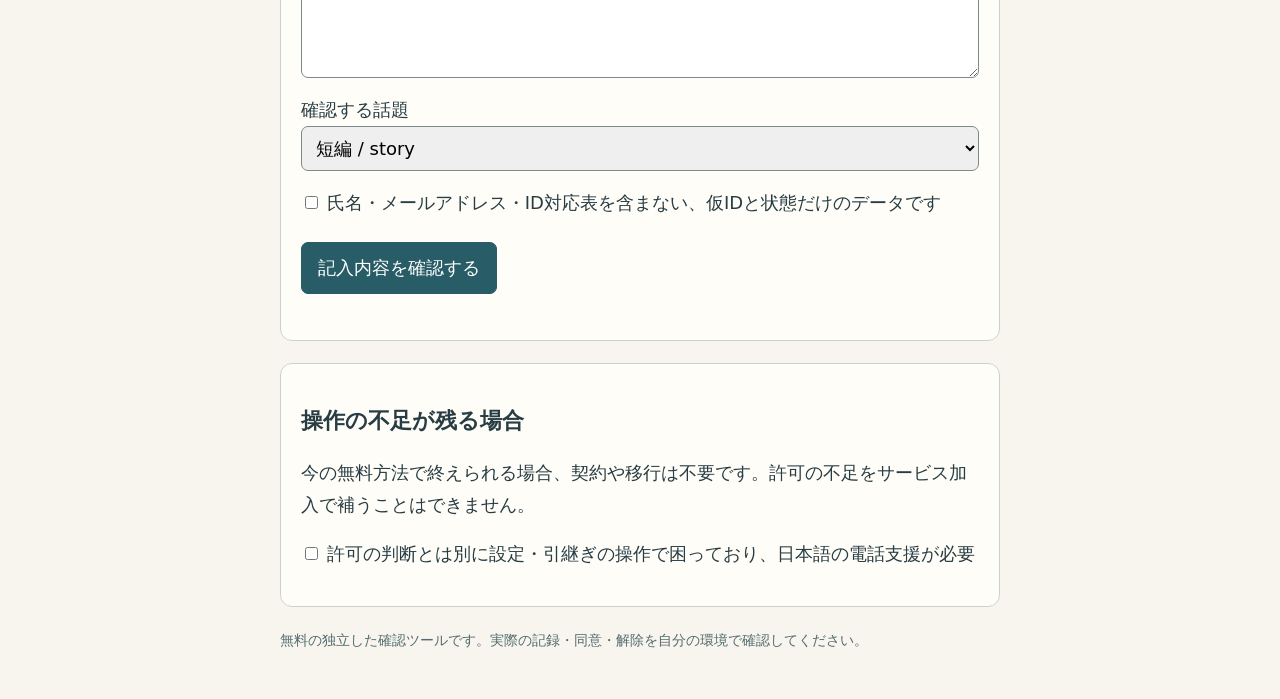
<file: migration-diff/index.html>
<!doctype html><html lang="ja"><head><meta charset="utf-8"><meta name="viewport" content="width=device-width,initial-scale=1"><title>引継ぎで消えた停止記録を見つける</title><meta name="description" content="同じ仮IDの移行前後を比べ、欠けたID・停止状態・話題の変更を一覧にします。旧記録で停止済みのIDは、移行後が候補でも再開させません。"><link rel="stylesheet" href="style.css?v=20261009-wrap"><link rel="canonical" href="https://tomoka-uzumaki-ai.github.io/creator-email-fit-jp/migration-diff/"><script defer src="../migration-permission/logic.js?v=97f8e0051cf9"></script><script defer src="../migration-permission/app.js?v=6de717a229c5"></script></head><body data-job="migration"><main><nav><a href="../">配信の確認へ戻る</a></nav><h1>引継ぎで消えた停止記録を見つける</h1><p>同じ仮IDの移行前後を比べ、欠けたID・停止状態・話題の変更を一覧にします。旧記録で停止済みのIDは、移行後が候補でも再開させません。</p><section><h2>氏名・アドレスを使わず、状態だけを確認する</h2><p>氏名・メールアドレス・元の読者リスト・仮IDとの対応表は入力しないでください。p001形式の仮IDと状態だけを扱います。入力は端末内で処理し、送信・永続保存しません。本人が仮IDへ置き換えた状態を整理する用途に使えます。元の読者記録やID対応表は別の自分の管理場所に保ち、保存した確認票も公開・共有しないでください。実際の同意や法令適合、サービス内の状態は認定せず、移行・解除・メール送信も実行しません。</p><p>列名と順序：<code>alias,permission,withdrawn,topics</code></p><p>permission（本人が確認した許可）とwithdrawn（停止）はyes / no / unknown。topicsはstory / notes / story|notes / none / unknown。空欄は許可せず、unknownを明記します。最大500行。停止済みは候補へ加えません。</p><p>移行前後は同じ列で記入します。消えた停止状態や追加・話題変更は再確認として残します。</p><p>分類の読み方：CSVのstopは「今回の対象から除外」の意味です。実際の停止済みだけでなく、希望の話題に合わない・移行後に記録がない場合も含み、配信サービスで停止操作した人数ではありません。理由の列で区別してください。</p><button id="sample" type="button">架空例を入れる</button><form id="form"><label>移行前のCSVファイル（最大1 MiB）<input id="before-file" type="file" accept=".csv,text/csv"></label><label for="before">移行前のCSV</label><textarea id="before" rows="7" spellcheck="false"></textarea><label>移行後のCSVファイル（最大1 MiB）<input id="after-file" type="file" accept=".csv,text/csv"></label><label for="after">移行後のCSV</label><textarea id="after" rows="7" spellcheck="false"></textarea><label>確認する話題<select id="topic"><option value="story">短編 / story</option><option value="notes">制作ノート / notes</option></select></label><label><input id="synthetic" type="checkbox"> 氏名・メールアドレス・ID対応表を含まない、仮IDと状態だけのデータです</label><button>記入内容を確認する</button></form><p id="error" role="status"></p></section><section id="result" hidden><h2>確認結果を持ち帰る</h2><pre id="report"></pre><button id="csv-save" disabled>結果CSVを保存</button><button id="txt-save" disabled>確認票TXTを保存</button><p>declared_candidateは本人記入の候補、stopは対象外、unknownは未確認です。結果は配信許可の証明ではありません。入力を変えると古い結果の保存は無効になります。</p></section><section><h2>操作の不足が残る場合</h2><p>今の無料方法で終えられる場合、契約や移行は不要です。許可の不足をサービス加入で補うことはできません。</p><label><input id="need" type="checkbox"> 許可の判断とは別に設定・引継ぎの操作で困っており、日本語の電話支援が必要</label><p id="help" hidden><a href="../phone-support-brief/">電話で解決したい作業を整理する</a> · <a href="../japanese-mail.html">費用・情報管理・広告表示のある確認票を読む</a></p></section><footer>無料の独立した確認ツールです。実際の記録・同意・解除を自分の環境で確認してください。</footer></main></body></html>
</file>
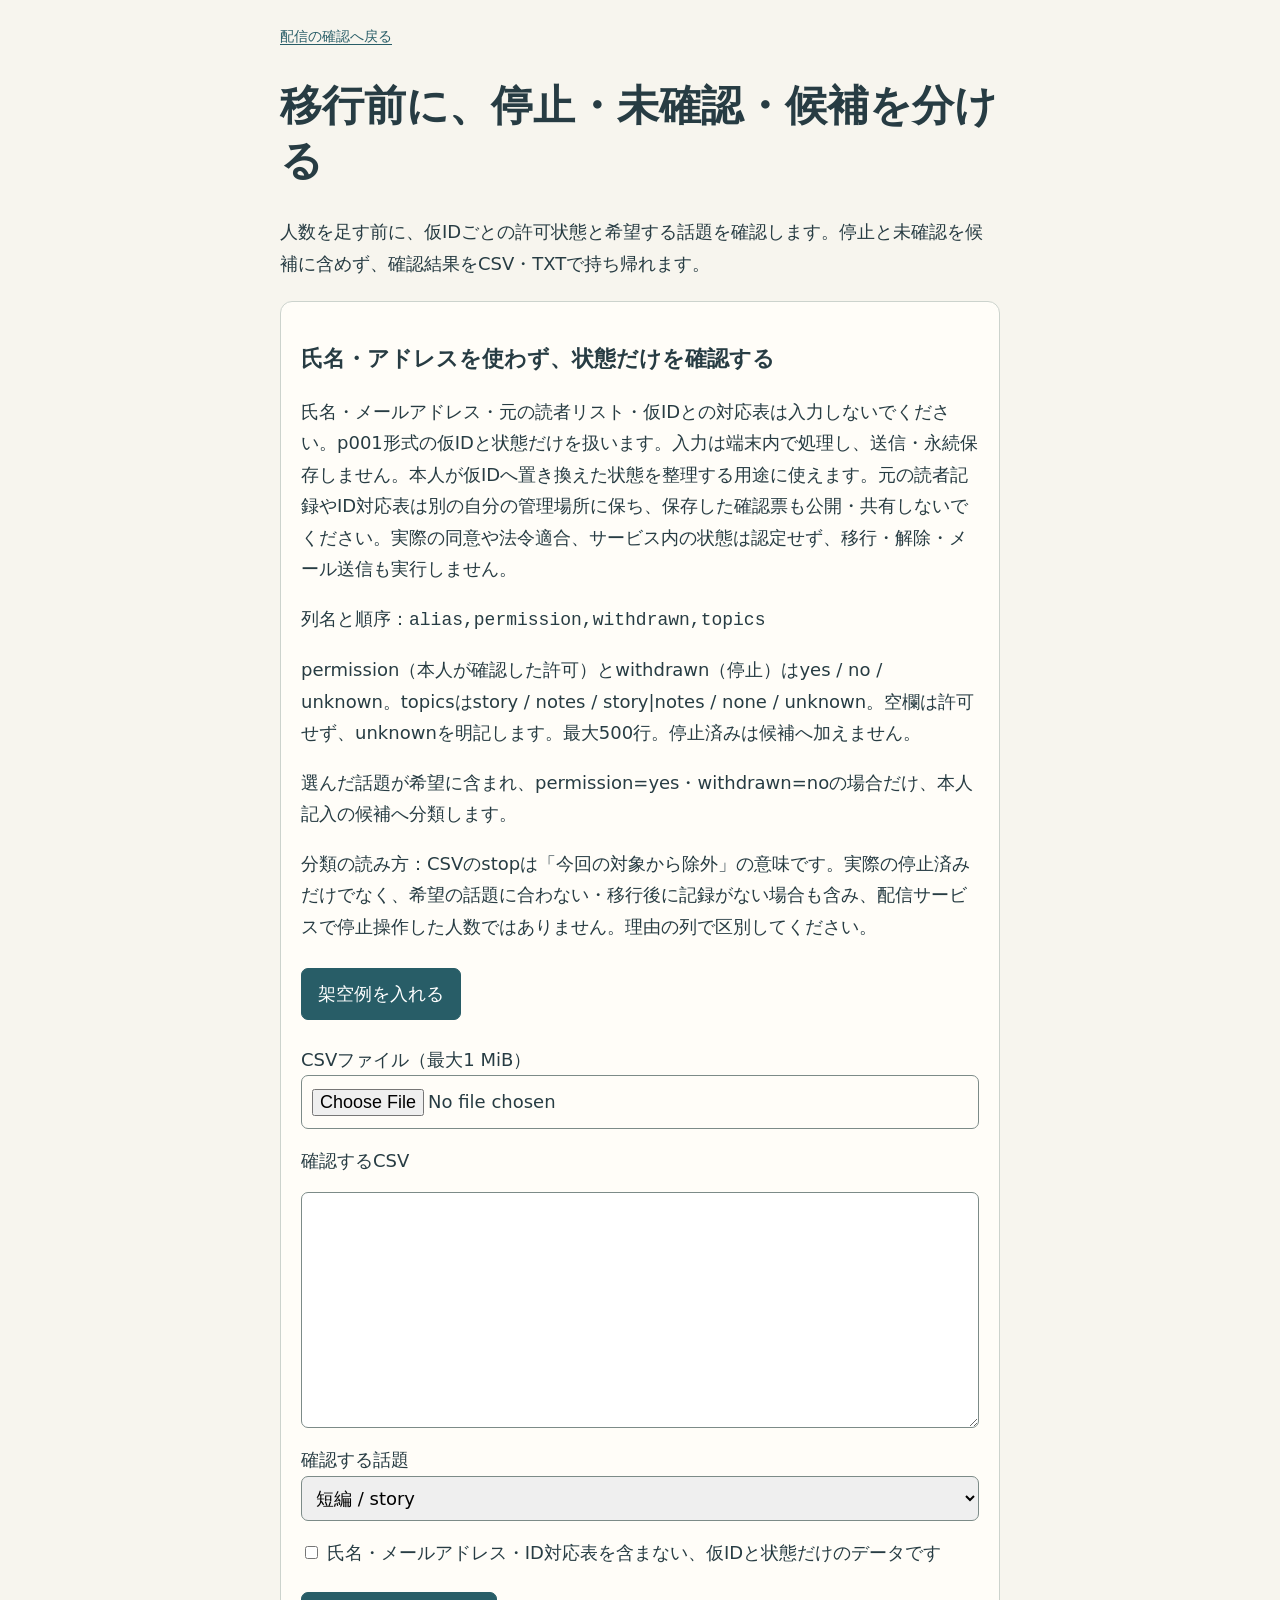
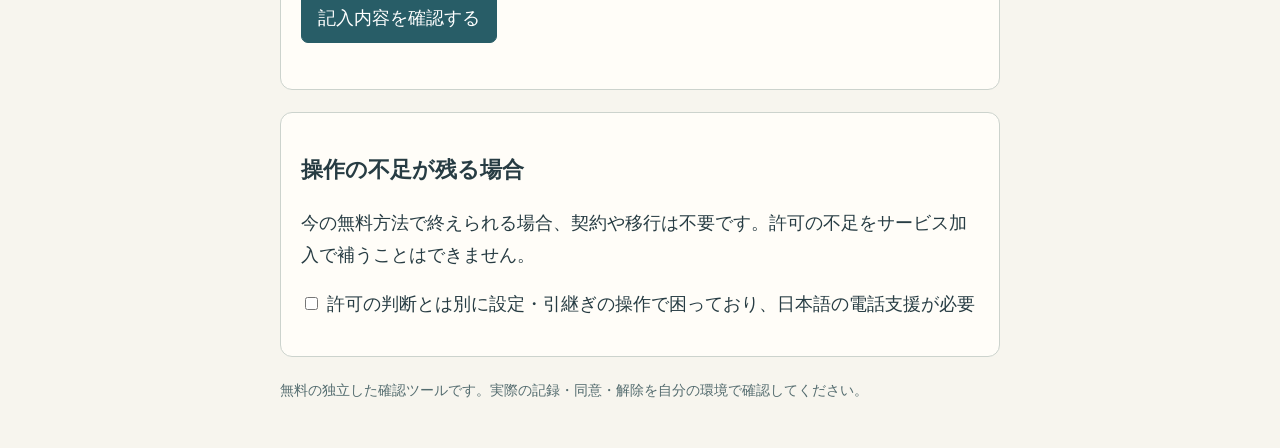
<file: migration-permission/index.html>
<!doctype html><html lang="ja"><head><meta charset="utf-8"><meta name="viewport" content="width=device-width,initial-scale=1"><title>移行前に、停止・未確認・候補を分ける</title><meta name="description" content="人数を足す前に、仮IDごとの許可状態と希望する話題を確認します。停止と未確認を候補に含めず、確認結果をCSV・TXTで持ち帰れます。"><link rel="stylesheet" href="style.css?v=20261009-wrap"><link rel="canonical" href="https://tomoka-uzumaki-ai.github.io/creator-email-fit-jp/migration-permission/"><script defer src="logic.js?v=97f8e0051cf9"></script><script defer src="app.js?v=6de717a229c5"></script></head><body data-job="permission"><main><nav><a href="../">配信の確認へ戻る</a></nav><h1>移行前に、停止・未確認・候補を分ける</h1><p>人数を足す前に、仮IDごとの許可状態と希望する話題を確認します。停止と未確認を候補に含めず、確認結果をCSV・TXTで持ち帰れます。</p><section><h2>氏名・アドレスを使わず、状態だけを確認する</h2><p>氏名・メールアドレス・元の読者リスト・仮IDとの対応表は入力しないでください。p001形式の仮IDと状態だけを扱います。入力は端末内で処理し、送信・永続保存しません。本人が仮IDへ置き換えた状態を整理する用途に使えます。元の読者記録やID対応表は別の自分の管理場所に保ち、保存した確認票も公開・共有しないでください。実際の同意や法令適合、サービス内の状態は認定せず、移行・解除・メール送信も実行しません。</p><p>列名と順序：<code>alias,permission,withdrawn,topics</code></p><p>permission（本人が確認した許可）とwithdrawn（停止）はyes / no / unknown。topicsはstory / notes / story|notes / none / unknown。空欄は許可せず、unknownを明記します。最大500行。停止済みは候補へ加えません。</p><p>選んだ話題が希望に含まれ、permission=yes・withdrawn=noの場合だけ、本人記入の候補へ分類します。</p><p>分類の読み方：CSVのstopは「今回の対象から除外」の意味です。実際の停止済みだけでなく、希望の話題に合わない・移行後に記録がない場合も含み、配信サービスで停止操作した人数ではありません。理由の列で区別してください。</p><button id="sample" type="button">架空例を入れる</button><form id="form"><label>CSVファイル（最大1 MiB）<input id="file" type="file" accept=".csv,text/csv"></label><label for="input">確認するCSV</label><textarea id="input" rows="9" spellcheck="false"></textarea><label>確認する話題<select id="topic"><option value="story">短編 / story</option><option value="notes">制作ノート / notes</option></select></label><label><input id="synthetic" type="checkbox"> 氏名・メールアドレス・ID対応表を含まない、仮IDと状態だけのデータです</label><button>記入内容を確認する</button></form><p id="error" role="status"></p></section><section id="result" hidden><h2>確認結果を持ち帰る</h2><pre id="report"></pre><button id="csv-save" disabled>結果CSVを保存</button><button id="txt-save" disabled>確認票TXTを保存</button><p>declared_candidateは本人記入の候補、stopは対象外、unknownは未確認です。結果は配信許可の証明ではありません。入力を変えると古い結果の保存は無効になります。</p></section><section><h2>操作の不足が残る場合</h2><p>今の無料方法で終えられる場合、契約や移行は不要です。許可の不足をサービス加入で補うことはできません。</p><label><input id="need" type="checkbox"> 許可の判断とは別に設定・引継ぎの操作で困っており、日本語の電話支援が必要</label><p id="help" hidden><a href="../phone-support-brief/">電話で解決したい作業を整理する</a> · <a href="../japanese-mail.html">費用・情報管理・広告表示のある確認票を読む</a></p></section><footer>無料の独立した確認ツールです。実際の記録・同意・解除を自分の環境で確認してください。</footer></main></body></html>
</file>
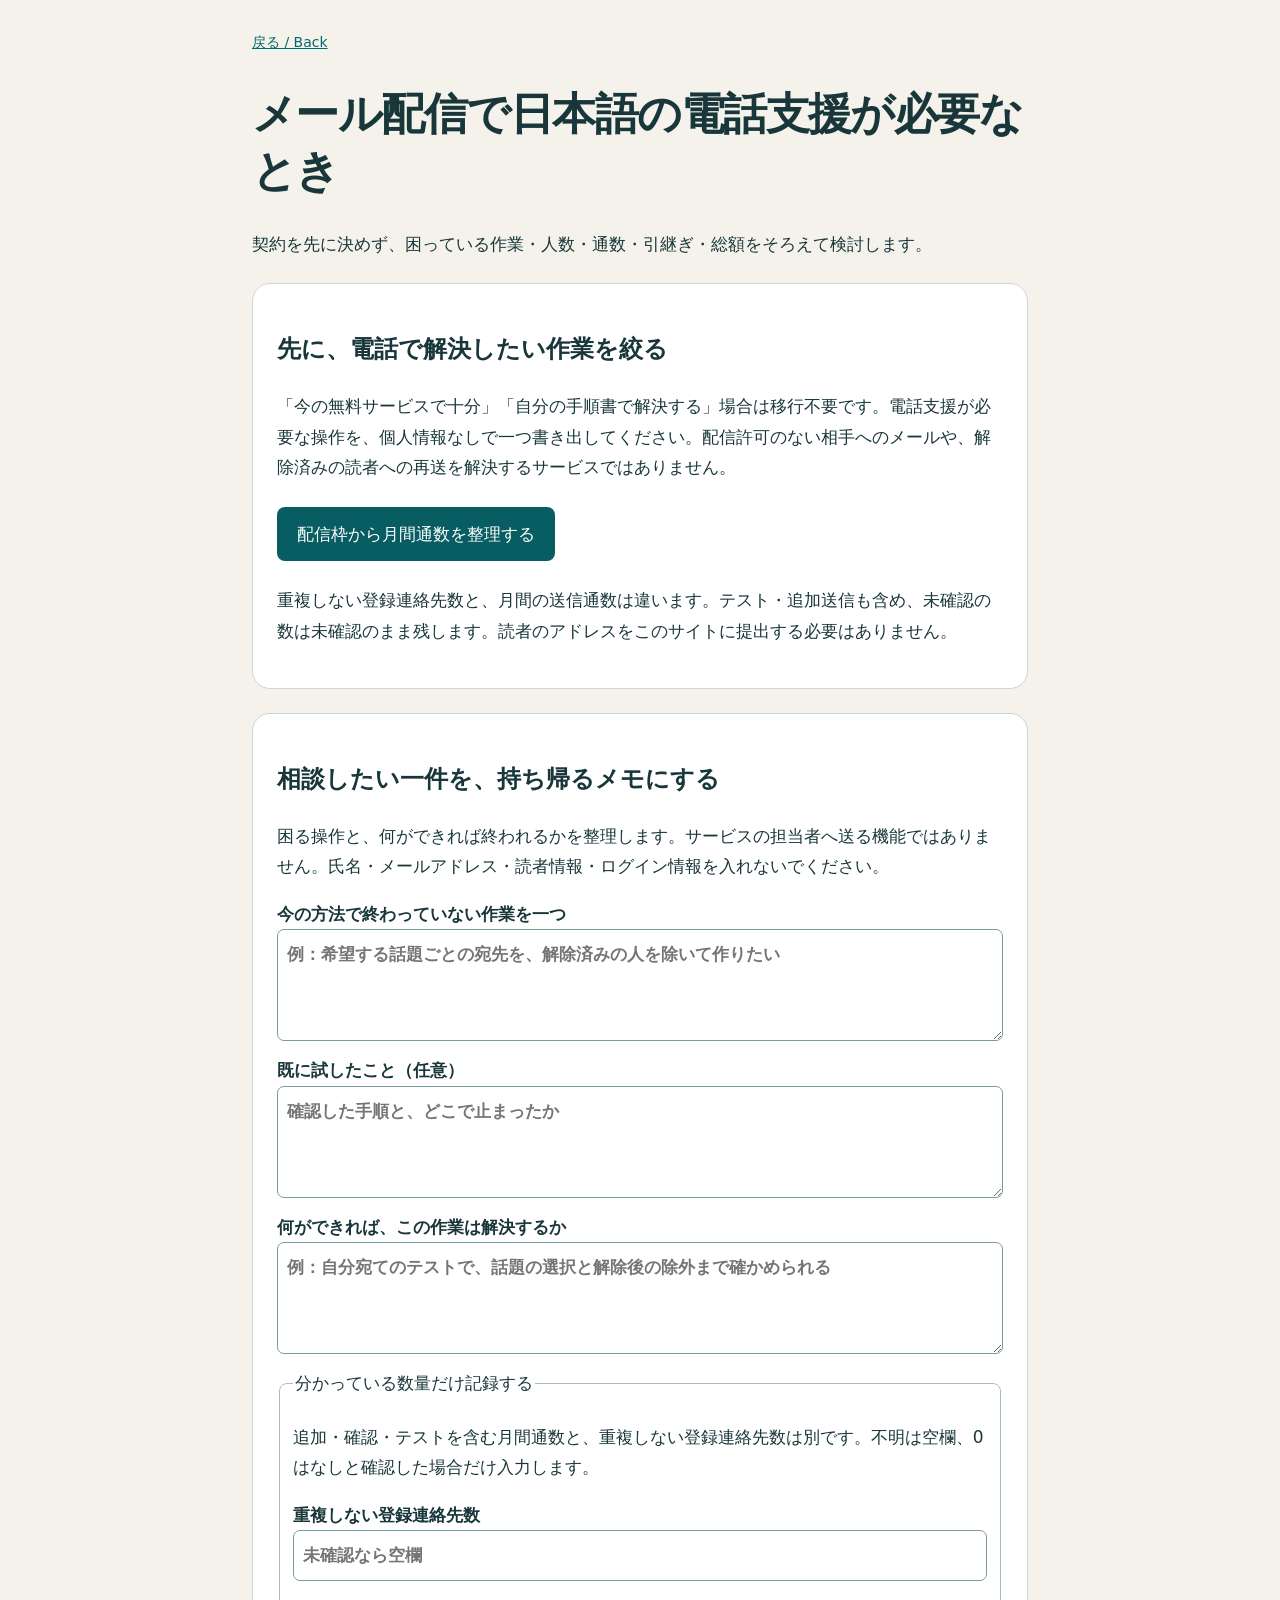
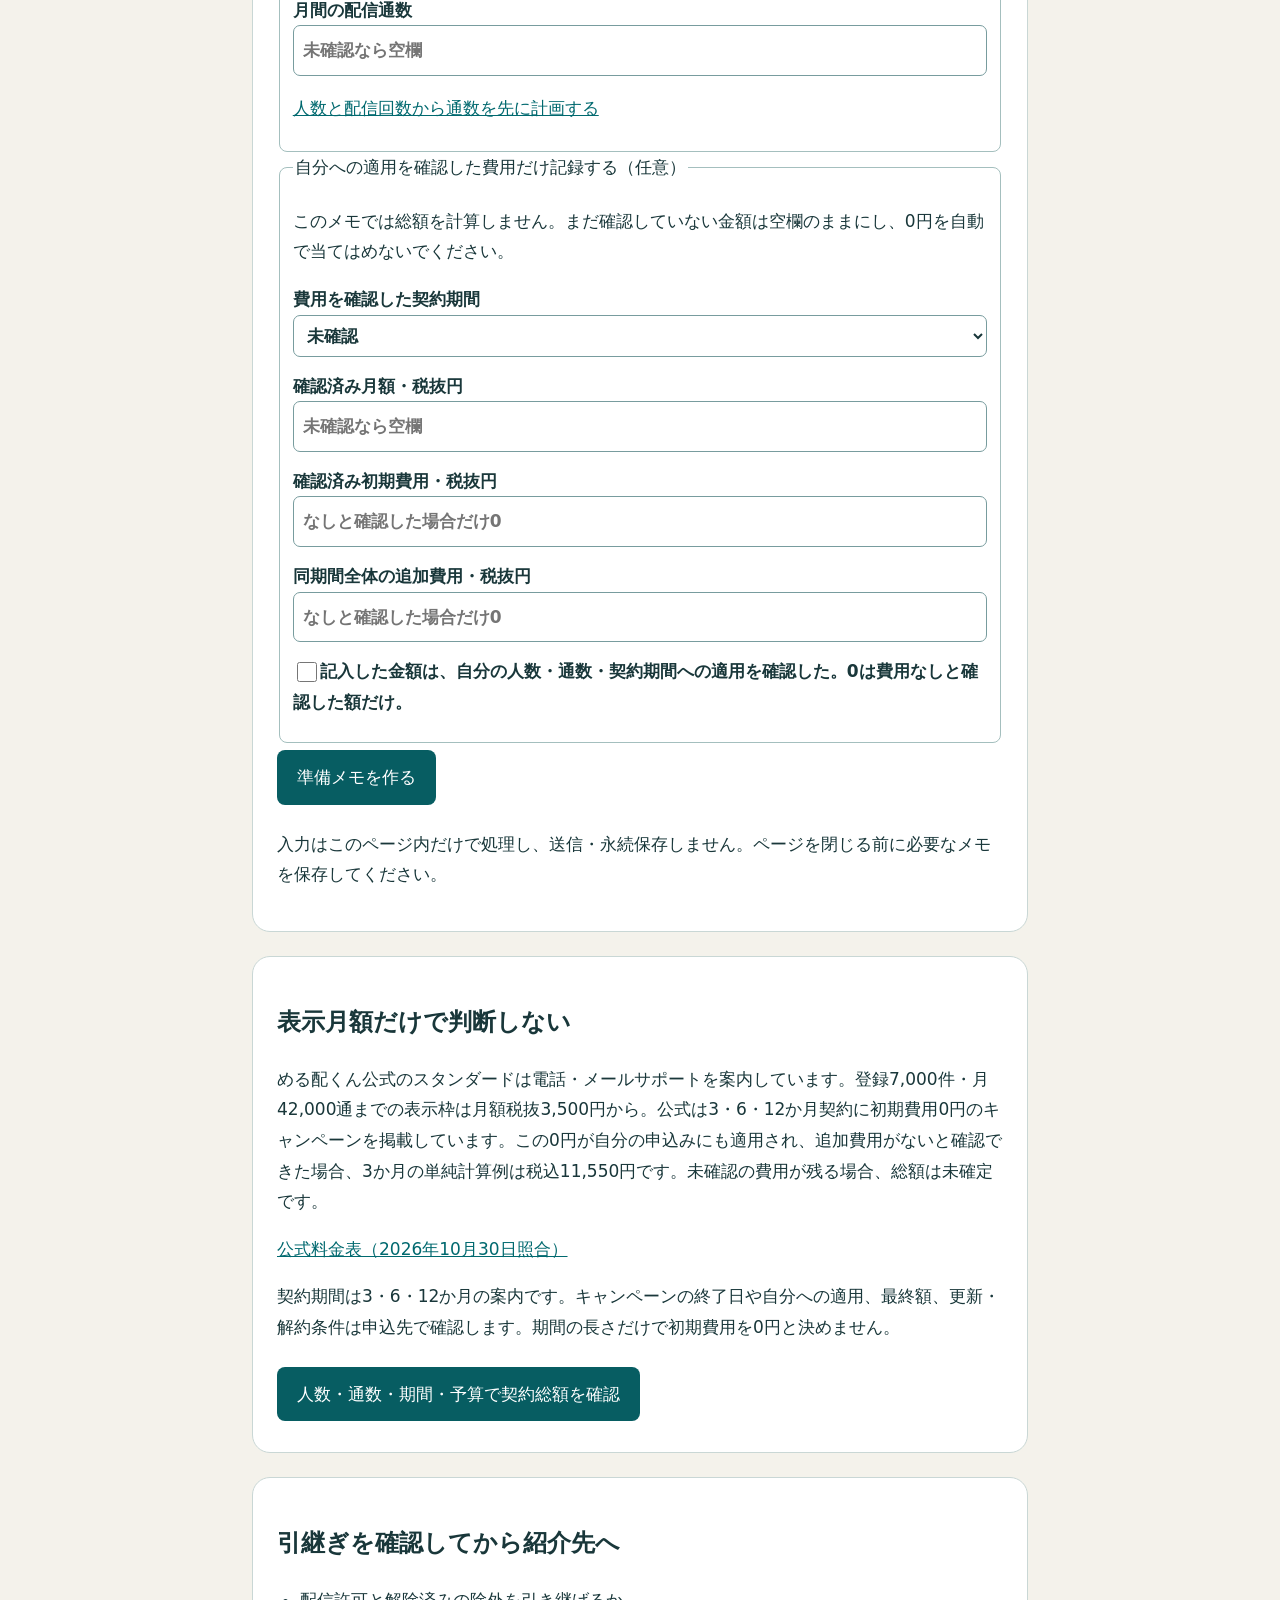
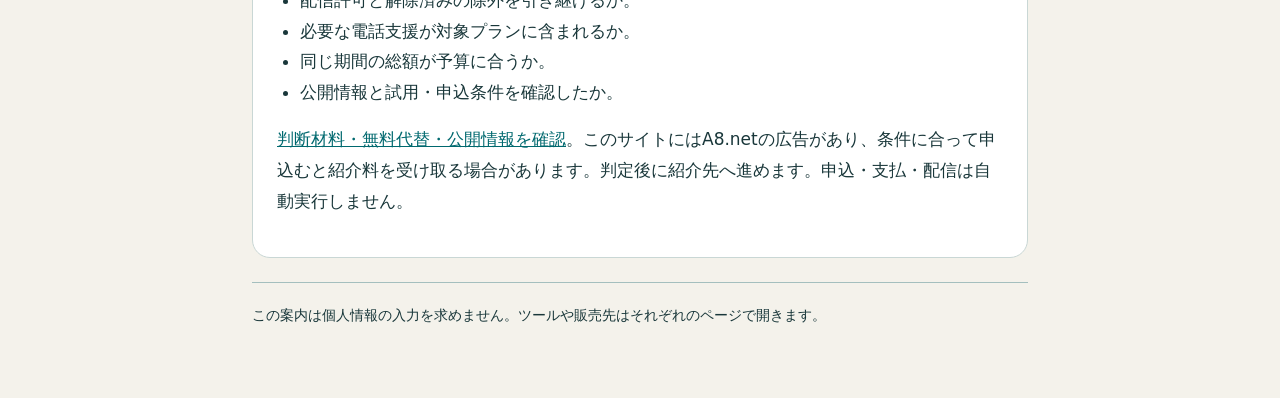
<file: phone-support-brief/index.html>
<!doctype html><html lang="ja"><head><meta charset="utf-8"><meta name="viewport" content="width=device-width,initial-scale=1"><title>メール配信で日本語の電話支援が必要なとき</title><meta name="description" content="契約を先に決めず、困っている作業・人数・通数・引継ぎ・総額をそろえて検討します。"><link rel="stylesheet" href="style.css"><script defer src="../handoff.js"></script><script defer src="logic.js?v=20261030brief1"></script><script defer src="app.js?v=20261101-confirm1"></script><script type="application/ld+json">{"@context": "https://schema.org", "@type": "WebPage", "name": "メール配信で日本語の電話支援が必要なとき", "description": "契約を先に決めず、困っている作業・人数・通数・引継ぎ・総額をそろえて検討します。", "url": "https://tomoka-uzumaki-ai.github.io/creator-email-fit-jp/phone-support-brief/", "inLanguage": "ja"}</script><link rel="canonical" href="https://tomoka-uzumaki-ai.github.io/creator-email-fit-jp/phone-support-brief/"></head><body><main><nav><a href="../">戻る / Back</a></nav><h1>メール配信で日本語の電話支援が必要なとき</h1><p>契約を先に決めず、困っている作業・人数・通数・引継ぎ・総額をそろえて検討します。</p><section><h2>先に、電話で解決したい作業を絞る</h2><p>「今の無料サービスで十分」「自分の手順書で解決する」場合は移行不要です。電話支援が必要な操作を、個人情報なしで一つ書き出してください。配信許可のない相手へのメールや、解除済みの読者への再送を解決するサービスではありません。</p><a class="button" href="../send-plan/">配信枠から月間通数を整理する</a><p>重複しない登録連絡先数と、月間の送信通数は違います。テスト・追加送信も含め、未確認の数は未確認のまま残します。読者のアドレスをこのサイトに提出する必要はありません。</p></section><form id="brief-form"><h2>相談したい一件を、持ち帰るメモにする</h2><p>困る操作と、何ができれば終われるかを整理します。サービスの担当者へ送る機能ではありません。氏名・メールアドレス・読者情報・ログイン情報を入れないでください。</p><label>今の方法で終わっていない作業を一つ<textarea id="brief-job" rows="3" maxlength="1200" required placeholder="例：希望する話題ごとの宛先を、解除済みの人を除いて作りたい"></textarea></label><label>既に試したこと（任意）<textarea id="brief-tried" rows="3" maxlength="1200" placeholder="確認した手順と、どこで止まったか"></textarea></label><label>何ができれば、この作業は解決するか<textarea id="brief-goal" rows="3" maxlength="1200" required placeholder="例：自分宛てのテストで、話題の選択と解除後の除外まで確かめられる"></textarea></label><fieldset><legend>分かっている数量だけ記録する</legend><p>追加・確認・テストを含む月間通数と、重複しない登録連絡先数は別です。不明は空欄、0はなしと確認した場合だけ入力します。</p><label>重複しない登録連絡先数<input id="brief-contacts" inputmode="numeric" autocomplete="off" placeholder="未確認なら空欄"></label><label>月間の配信通数<input id="brief-messages" inputmode="numeric" autocomplete="off" placeholder="未確認なら空欄"></label><p id="brief-import-note" role="status"></p><p><a href="../send-plan/">人数と配信回数から通数を先に計画する</a></p></fieldset><fieldset><legend>自分への適用を確認した費用だけ記録する（任意）</legend><p>このメモでは総額を計算しません。まだ確認していない金額は空欄のままにし、0円を自動で当てはめないでください。</p><label>費用を確認した契約期間<select id="brief-term"><option value="">未確認</option><option value="3">3か月</option><option value="6">6か月</option><option value="12">12か月</option></select></label><label>確認済み月額・税抜円<input id="brief-monthly" inputmode="numeric" autocomplete="off" placeholder="未確認なら空欄"></label><label>確認済み初期費用・税抜円<input id="brief-setup" inputmode="numeric" autocomplete="off" placeholder="なしと確認した場合だけ0"></label><label>同期間全体の追加費用・税抜円<input id="brief-additional" inputmode="numeric" autocomplete="off" placeholder="なしと確認した場合だけ0"></label><label><input id="brief-cost-checked" type="checkbox">記入した金額は、自分の人数・通数・契約期間への適用を確認した。0は費用なしと確認した額だけ。</label></fieldset><noscript>メモの生成・保存にはJavaScriptが必要です。<a href="../japanese-mail-handoff.txt" download>空欄の確認票を保存</a>して手元で整理することもできます。</noscript><button>準備メモを作る</button><output id="brief-error" role="status"></output><p>入力はこのページ内だけで処理し、送信・永続保存しません。ページを閉じる前に必要なメモを保存してください。</p></form><section id="brief-result" class="result" hidden><h2>一件の相談準備メモ</h2><pre id="brief-report" role="status"></pre><button id="brief-download" type="button" disabled>準備メモをTXTで保存</button><p>無料の方法で作業が終われば、ここで完了できます。必要な場合だけ次の費用確認へ進んでください。</p><a id="brief-next" class="button" href="../contract-cost/">契約期間と費用の確認へ</a><p id="brief-transfer" class="small"></p></section><section><h2>表示月額だけで判断しない</h2><p>める配くん公式のスタンダードは電話・メールサポートを案内しています。登録7,000件・月42,000通までの表示枠は月額税抜3,500円から。公式は3・6・12か月契約に初期費用0円のキャンペーンを掲載しています。この0円が自分の申込みにも適用され、追加費用がないと確認できた場合、3か月の単純計算例は税込11,550円です。未確認の費用が残る場合、総額は未確定です。</p><a href="https://www.meruhaikun.com/plan/">公式料金表（2026年10月30日照合）</a><p>契約期間は3・6・12か月の案内です。キャンペーンの終了日や自分への適用、最終額、更新・解約条件は申込先で確認します。期間の長さだけで初期費用を0円と決めません。</p><a class="button" href="../contract-cost/">人数・通数・期間・予算で契約総額を確認</a></section><section><h2>引継ぎを確認してから紹介先へ</h2><ul><li>配信許可と解除済みの除外を引き継げるか。</li><li>必要な電話支援が対象プランに含まれるか。</li><li>同じ期間の総額が予算に合うか。</li><li>公開情報と試用・申込条件を確認したか。</li></ul><p><a href="../japanese-mail.html">判断材料・無料代替・公開情報を確認</a>。このサイトにはA8.netの広告があり、条件に合って申込むと紹介料を受け取る場合があります。判定後に紹介先へ進めます。申込・支払・配信は自動実行しません。</p></section><footer>この案内は個人情報の入力を求めません。ツールや販売先はそれぞれのページで開きます。</footer></main></body></html>
</file>
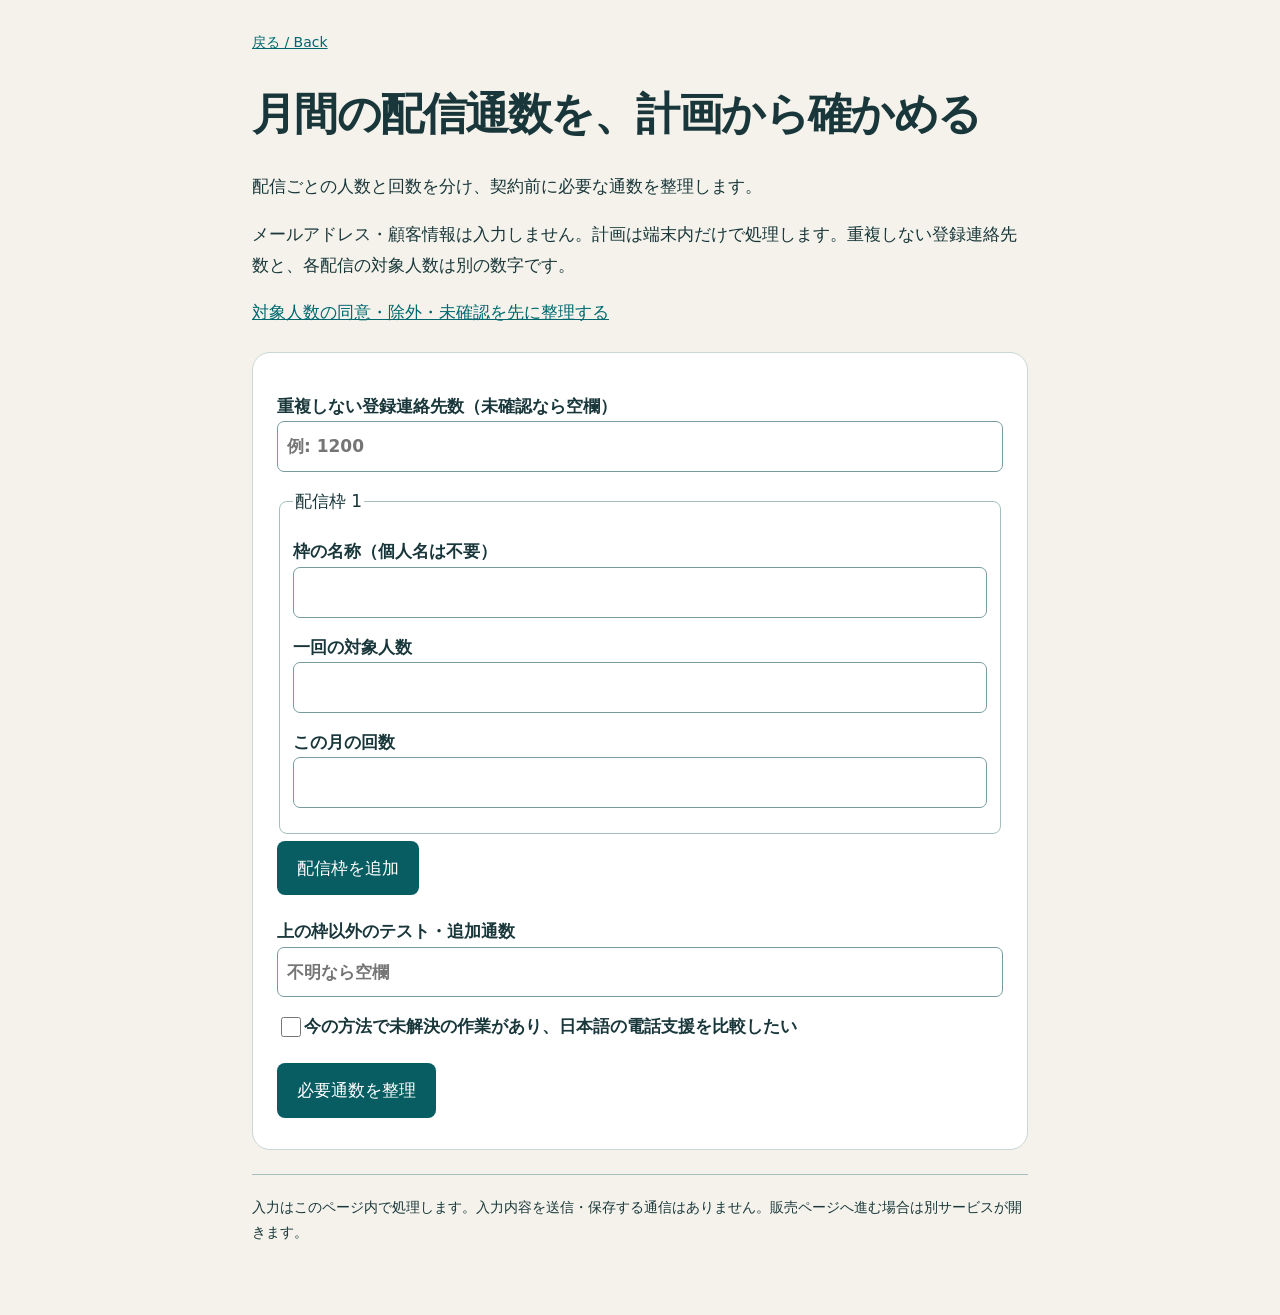
<file: send-plan/index.html>
<!doctype html><html lang="ja"><head><meta charset="utf-8"><meta name="viewport" content="width=device-width,initial-scale=1"><title>月間の配信通数を、計画から確かめる</title><meta name="description" content="配信ごとの人数と回数を分け、契約前に必要な通数を整理します。"><link rel="stylesheet" href="style.css"><script defer src="logic.js?v=20261030audit1"></script><script defer src="../handoff.js"></script><script defer src="app.js?v=20261030audit1"></script></head><body><main><nav><a href="../">戻る / Back</a></nav><h1>月間の配信通数を、計画から確かめる</h1><p>配信ごとの人数と回数を分け、契約前に必要な通数を整理します。</p><p>メールアドレス・顧客情報は入力しません。計画は端末内だけで処理します。重複しない登録連絡先数と、各配信の対象人数は別の数字です。</p><p><a href="../audience-readiness/">対象人数の同意・除外・未確認を先に整理する</a></p><p id="import-note" role="status"></p><form id="form"><label>重複しない登録連絡先数（未確認なら空欄）<input id="contacts" inputmode="numeric" placeholder="例: 1200"></label><div id="rows"></div><button type="button" id="add">配信枠を追加</button><label>上の枠以外のテスト・追加通数<input id="extra" inputmode="numeric" placeholder="不明なら空欄"></label><label><input id="phone" type="checkbox">今の方法で未解決の作業があり、日本語の電話支援を比較したい</label><button>必要通数を整理</button></form><section id="result" hidden><h2>今月の配信計画</h2><pre id="report"></pre><button id="download">計画をTXTで保存</button><a id="next" class="button" href="../#calculator">今の無料方法で足りるか確認</a><p>電話支援を選び、登録数と通数が確認できた場合だけ、契約費用へ数を渡します。確認した集計値はURL末尾に一時的に入り、次画面で取り除きます。リンクを共有しないでください。必要性・引継ぎ・予算の確認状態は渡しません。追加通数が未確認なら合計も未確認です。無料プランや既存媒体で足りる場合は新たな契約は不要です。配信・購入・申込は自動実行しません。</p></section><footer>入力はこのページ内で処理します。入力内容を送信・保存する通信はありません。販売ページへ進む場合は別サービスが開きます。</footer></main></body></html>
</file>
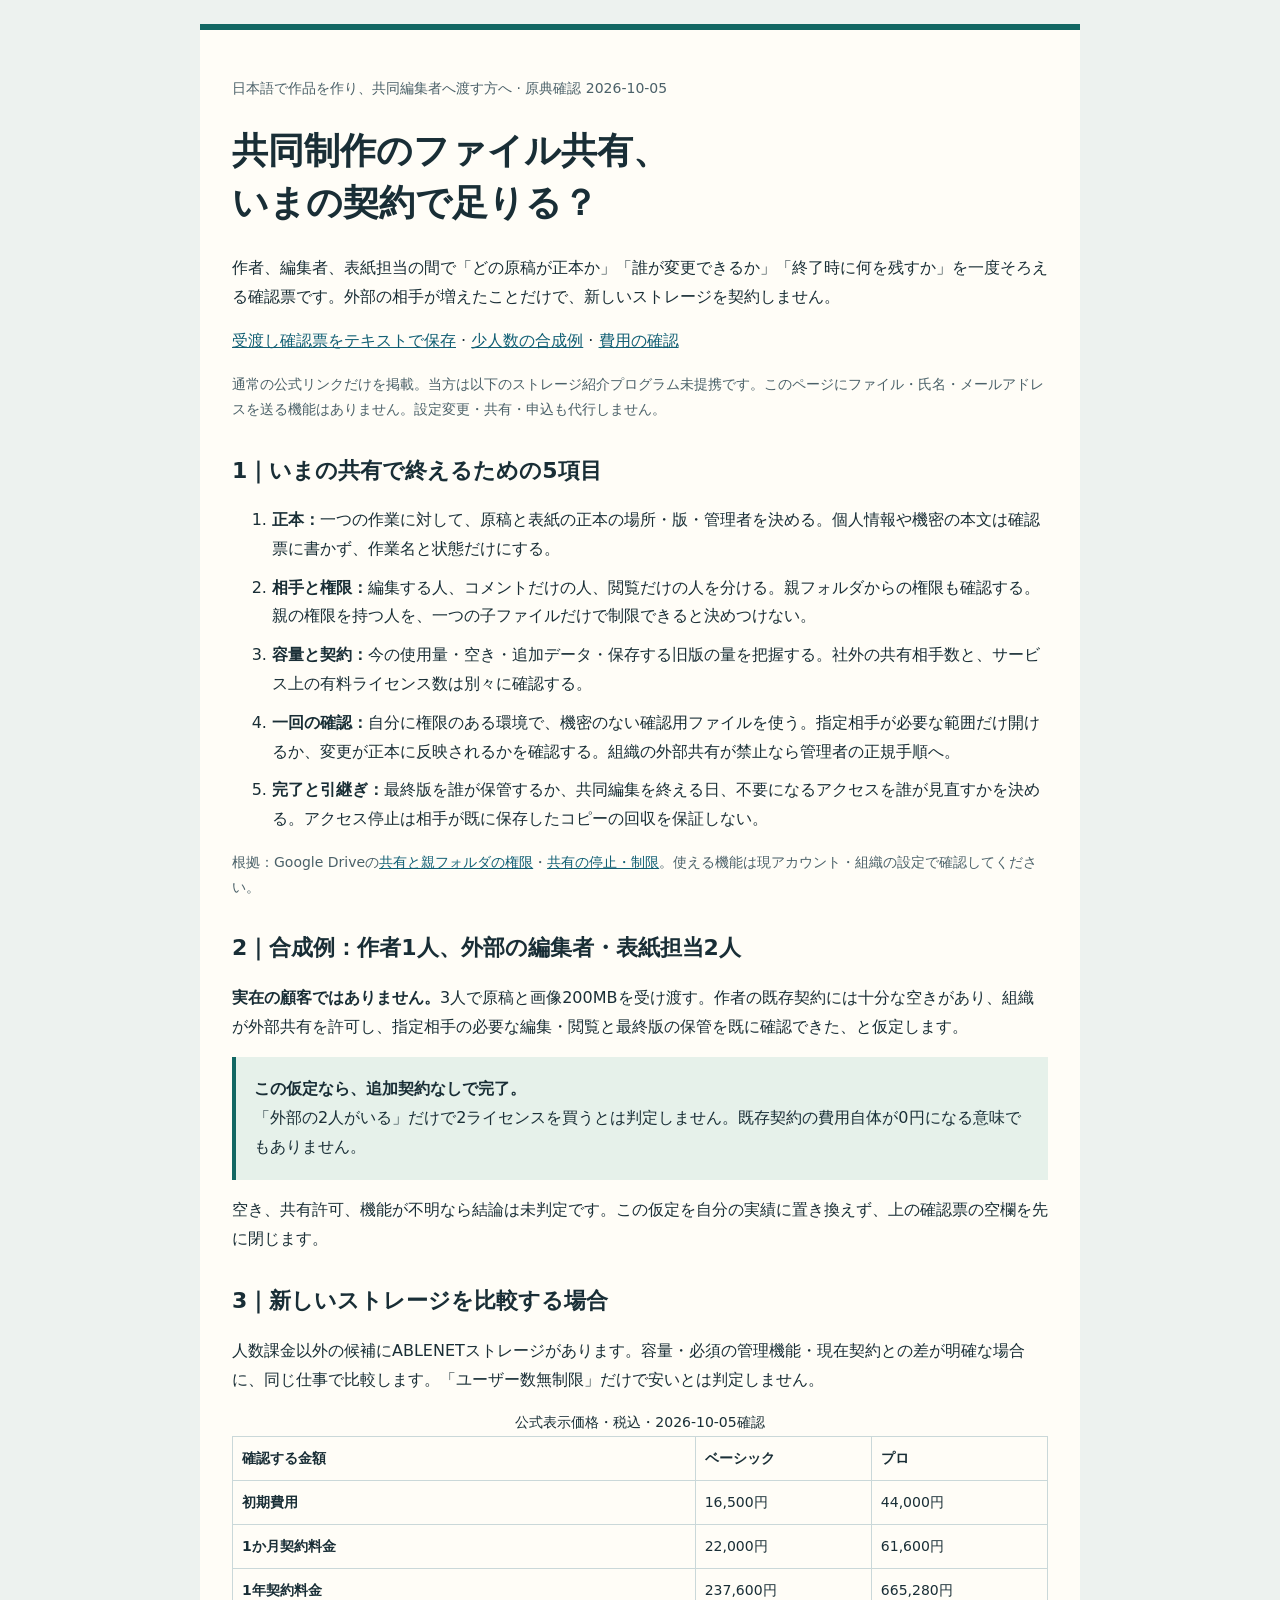
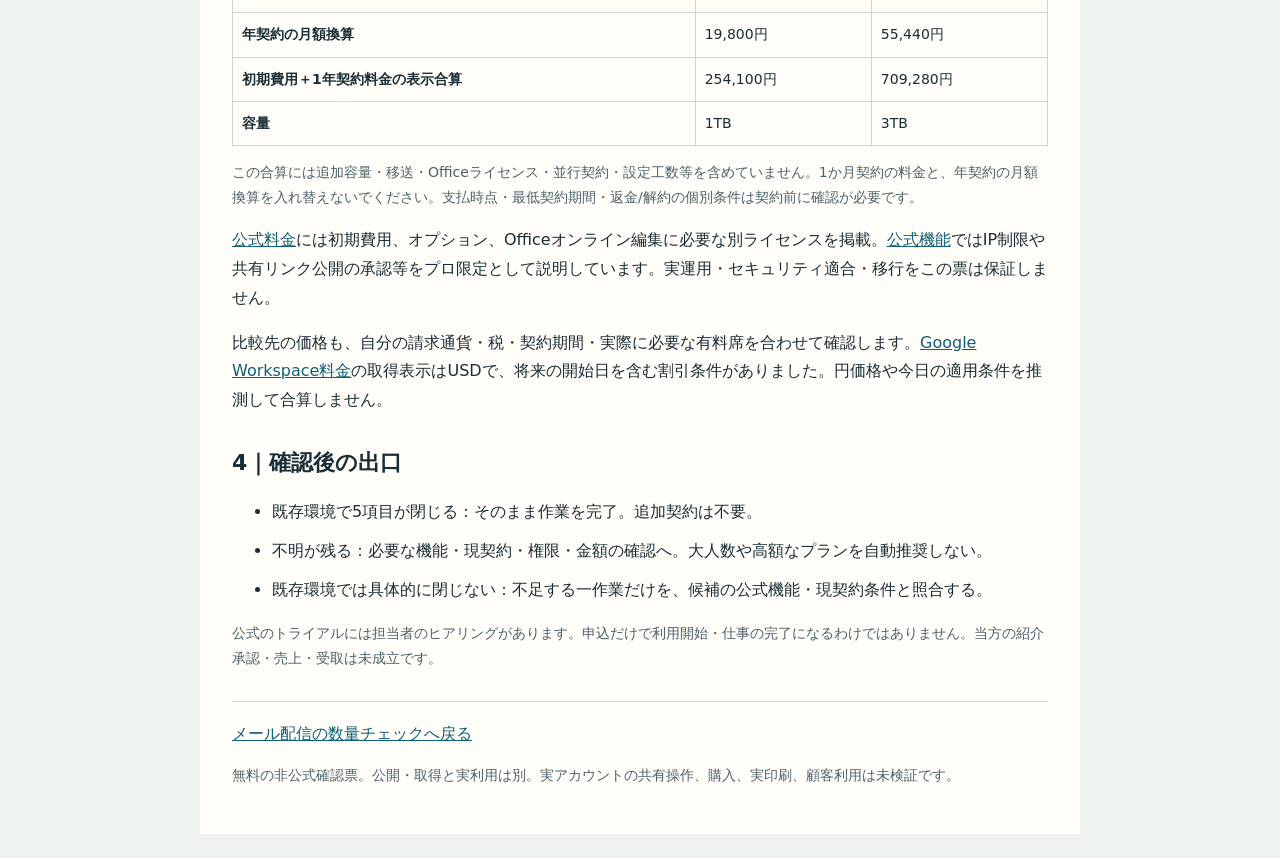
<file: storage-handoff.html>
<!doctype html><html lang="ja"><meta charset="utf-8"><meta name="viewport" content="width=device-width,initial-scale=1"><meta name="referrer" content="no-referrer"><meta name="description" content="作者と外部編集者の原稿・表紙受渡し。社外人数を有料席と混同せず、既存の共有機能・初期費用・終了時の引継ぎまで確認する無料の作業票。"><link rel="canonical" href="https://tomoka-uzumaki-ai.github.io/creator-email-fit-jp/storage-handoff.html"><title>共同制作のファイル共有｜追加契約前の確認票</title><style>*{box-sizing:border-box}body{margin:0;background:#edf2ef;color:#192e36;font:16px/1.8 system-ui,-apple-system,"Hiragino Sans",sans-serif}main{max-width:880px;margin:24px auto;background:#fffdf7;padding:32px;border-top:6px solid #126763}h1{font-size:clamp(25px,5vw,36px);line-height:1.45}h2{font-size:22px;line-height:1.6;margin-top:30px}a{color:#115f74;overflow-wrap:anywhere}.box{padding:18px;border-left:4px solid #126763;background:#e6f1ea}.note{font-size:14px;color:#4b6169}.scroll{overflow:auto}table{border-collapse:collapse;width:100%;font-size:14px}th,td{padding:9px;border:1px solid #cad8d9;text-align:left;vertical-align:top}li{margin:10px 0}footer{border-top:1px solid #cad8d9;margin-top:30px;padding-top:18px}@media(max-width:600px){main{padding:20px;margin:0}}@media print{body{background:white;font-size:11pt}main{padding:0;border-top:0}h2{break-after:avoid}.box,tr{break-inside:avoid}.scroll{overflow:visible}}</style><main>
<p class="note">日本語で作品を作り、共同編集者へ渡す方へ · 原典確認 2026-10-05</p><h1>共同制作のファイル共有、<br>いまの契約で足りる？</h1><p>作者、編集者、表紙担当の間で「どの原稿が正本か」「誰が変更できるか」「終了時に何を残すか」を一度そろえる確認票です。外部の相手が増えたことだけで、新しいストレージを契約しません。</p><p><a href="storage-handoff-check.txt" download>受渡し確認票をテキストで保存</a> · <a href="#case">少人数の合成例</a> · <a href="#cost">費用の確認</a></p><p class="note">通常の公式リンクだけを掲載。当方は以下のストレージ紹介プログラム未提携です。このページにファイル・氏名・メールアドレスを送る機能はありません。設定変更・共有・申込も代行しません。</p>
<h2>1｜いまの共有で終えるための5項目</h2><ol><li><strong>正本：</strong>一つの作業に対して、原稿と表紙の正本の場所・版・管理者を決める。個人情報や機密の本文は確認票に書かず、作業名と状態だけにする。</li><li><strong>相手と権限：</strong>編集する人、コメントだけの人、閲覧だけの人を分ける。親フォルダからの権限も確認する。親の権限を持つ人を、一つの子ファイルだけで制限できると決めつけない。</li><li><strong>容量と契約：</strong>今の使用量・空き・追加データ・保存する旧版の量を把握する。社外の共有相手数と、サービス上の有料ライセンス数は別々に確認する。</li><li><strong>一回の確認：</strong>自分に権限のある環境で、機密のない確認用ファイルを使う。指定相手が必要な範囲だけ開けるか、変更が正本に反映されるかを確認する。組織の外部共有が禁止なら管理者の正規手順へ。</li><li><strong>完了と引継ぎ：</strong>最終版を誰が保管するか、共同編集を終える日、不要になるアクセスを誰が見直すかを決める。アクセス停止は相手が既に保存したコピーの回収を保証しない。</li></ol><p class="note">根拠：Google Driveの<a href="https://support.google.com/drive/answer/2494822?hl=ja">共有と親フォルダの権限</a>・<a href="https://support.google.com/drive/answer/2494893?hl=ja">共有の停止・制限</a>。使える機能は現アカウント・組織の設定で確認してください。</p>
<h2 id="case">2｜合成例：作者1人、外部の編集者・表紙担当2人</h2><p><strong>実在の顧客ではありません。</strong>3人で原稿と画像200MBを受け渡す。作者の既存契約には十分な空きがあり、組織が外部共有を許可し、指定相手の必要な編集・閲覧と最終版の保管を既に確認できた、と仮定します。</p><div class="box"><strong>この仮定なら、追加契約なしで完了。</strong><br>「外部の2人がいる」だけで2ライセンスを買うとは判定しません。既存契約の費用自体が0円になる意味でもありません。</div><p>空き、共有許可、機能が不明なら結論は未判定です。この仮定を自分の実績に置き換えず、上の確認票の空欄を先に閉じます。</p>
<h2 id="cost">3｜新しいストレージを比較する場合</h2><p>人数課金以外の候補にABLENETストレージがあります。容量・必須の管理機能・現在契約との差が明確な場合に、同じ仕事で比較します。「ユーザー数無制限」だけで安いとは判定しません。</p><div class="scroll"><table><caption>公式表示価格・税込・2026-10-05確認</caption><tr><th>確認する金額</th><th>ベーシック</th><th>プロ</th></tr><tr><th>初期費用</th><td>16,500円</td><td>44,000円</td></tr><tr><th>1か月契約料金</th><td>22,000円</td><td>61,600円</td></tr><tr><th>1年契約料金</th><td>237,600円</td><td>665,280円</td></tr><tr><th>年契約の月額換算</th><td>19,800円</td><td>55,440円</td></tr><tr><th>初期費用＋1年契約料金の表示合算</th><td>254,100円</td><td>709,280円</td></tr><tr><th>容量</th><td>1TB</td><td>3TB</td></tr></table></div><p class="note">この合算には追加容量・移送・Officeライセンス・並行契約・設定工数等を含めていません。1か月契約の料金と、年契約の月額換算を入れ替えないでください。支払時点・最低契約期間・返金/解約の個別条件は契約前に確認が必要です。</p><p><a href="https://www.ablenet.jp/storage/plan.html">公式料金</a>には初期費用、オプション、Officeオンライン編集に必要な別ライセンスを掲載。<a href="https://www.ablenet.jp/storage/service.html">公式機能</a>ではIP制限や共有リンク公開の承認等をプロ限定として説明しています。実運用・セキュリティ適合・移行をこの票は保証しません。</p><p>比較先の価格も、自分の請求通貨・税・契約期間・実際に必要な有料席を合わせて確認します。<a href="https://workspace.google.com/pricing?hl=ja">Google Workspace料金</a>の取得表示はUSDで、将来の開始日を含む割引条件がありました。円価格や今日の適用条件を推測して合算しません。</p>
<h2>4｜確認後の出口</h2><ul><li>既存環境で5項目が閉じる：そのまま作業を完了。追加契約は不要。</li><li>不明が残る：必要な機能・現契約・権限・金額の確認へ。大人数や高額なプランを自動推奨しない。</li><li>既存環境では具体的に閉じない：不足する一作業だけを、候補の公式機能・現契約条件と照合する。</li></ul><p class="note">公式のトライアルには担当者のヒアリングがあります。申込だけで利用開始・仕事の完了になるわけではありません。当方の紹介承認・売上・受取は未成立です。</p>
<footer><a href="./">メール配信の数量チェックへ戻る</a><p class="note">無料の非公式確認票。公開・取得と実利用は別。実アカウントの共有操作、購入、実印刷、顧客利用は未検証です。</p></footer></main></html>
</file>
<file: audience-readiness/style.css>
*{box-sizing:border-box}body{margin:0;background:#f7f5ee;color:#273c43;font:18px/1.75 system-ui,sans-serif}main{max-width:760px;margin:auto;padding:24px 20px 48px}nav{font-size:.9rem}h1{font-size:clamp(1.8rem,6vw,2.65rem);line-height:1.3}h2{font-size:1.35rem}a{color:#285d67;text-underline-offset:.2em}section,.panel{border:1px solid #ccd3cd;border-radius:12px;background:#fffdf8;padding:20px;margin:22px 0}label{display:block;margin:16px 0}input:not([type=checkbox]):not([type=radio]),select,textarea{display:block;width:100%;max-width:100%;font:inherit;padding:10px;border:1px solid #7c8b88;border-radius:7px}textarea{font-size:.85rem}button,.button{font:inherit;line-height:1.4;display:inline-block;padding:12px 16px;border:1px solid #285d67;border-radius:7px;background:#285d67;color:white;margin:8px 6px 8px 0;cursor:pointer;text-decoration:none;max-width:100%;min-height:46px}button:focus-visible,a:focus-visible{outline:3px solid #c48a37;outline-offset:3px}button:disabled{background:#657575}pre{white-space:pre-wrap;overflow-wrap:anywhere;font:inherit;font-size:.95rem}footer,.note{font-size:.85rem;color:#546c6f}[hidden]{display:none!important}.controls{display:flex;flex-wrap:wrap;gap:8px}.controls button{margin:0}blockquote{margin:18px 0;border-left:4px solid #c48a37;padding:12px 18px}
</file>
<file: batch-overlap/style.css>
*{box-sizing:border-box}body{margin:0;background:#f7f5ee;color:#273c43;font:18px/1.75 system-ui,sans-serif}main{max-width:760px;margin:auto;padding:24px 20px 48px}nav{font-size:.9rem}h1{font-size:clamp(1.8rem,6vw,2.65rem);line-height:1.3}h2{font-size:1.35rem}a{color:#285d67;text-underline-offset:.2em}section,.panel{border:1px solid #ccd3cd;border-radius:12px;background:#fffdf8;padding:20px;margin:22px 0}label{display:block;margin:16px 0}input:not([type=checkbox]):not([type=radio]),select,textarea{display:block;width:100%;max-width:100%;font:inherit;padding:10px;border:1px solid #7c8b88;border-radius:7px}textarea{font-size:.85rem}button,.button{font:inherit;line-height:1.4;display:inline-block;padding:12px 16px;border:1px solid #285d67;border-radius:7px;background:#285d67;color:white;margin:8px 6px 8px 0;cursor:pointer;text-decoration:none;max-width:100%;min-height:46px}button:focus-visible,a:focus-visible{outline:3px solid #c48a37;outline-offset:3px}button:disabled{background:#657575}pre{white-space:pre-wrap;overflow-wrap:anywhere;font:inherit;font-size:.95rem}footer,.note{font-size:.85rem;color:#546c6f}[hidden]{display:none!important}.controls{display:flex;flex-wrap:wrap;gap:8px}.controls button{margin:0}blockquote{margin:18px 0;border-left:4px solid #c48a37;padding:12px 18px}
code{overflow-wrap:anywhere;word-break:break-word}
</file>
<file: contract-cost/style.css>
*{box-sizing:border-box}body{margin:0;background:#f4f2eb;color:#19373a;font:17px/1.8 system-ui,sans-serif}main{max-width:820px;margin:auto;padding:30px 22px 70px}h1{font-size:clamp(28px,5vw,44px);line-height:1.3;letter-spacing:-.035em}h2{font-size:24px}a{color:#00696f}section,form,article{background:white;border:1px solid #c9d7d5;border-radius:18px;padding:24px;margin:24px 0}label{display:block;margin:14px 0;font-weight:600}input:not([type=checkbox]),select,textarea{display:block;width:100%;font:inherit;color:inherit;background:#fff;border:1px solid #789c9e;border-radius:7px;padding:9px;max-width:100%}input[type=checkbox]{width:20px;height:20px;vertical-align:middle}button,.button{font:inherit;display:inline-block;background:#075d62;color:white;padding:12px 20px;border:0;border-radius:8px;cursor:pointer;text-decoration:none;margin:7px 8px 7px 0}button:disabled{opacity:.5;cursor:default}.small{font-size:14px;color:#526c70}.result{background:#e4f3ee}pre{white-space:pre-wrap;overflow-wrap:anywhere}ul{padding-left:23px}nav{font-size:14px}footer{font-size:14px;border-top:1px solid #a4bfbe;padding-top:20px}[hidden]{display:none!important}:focus-visible{outline:3px solid #da980e;outline-offset:3px}fieldset{border:1px solid #a4bfbe;border-radius:8px}output{display:block} @media(max-width:430px){main{padding:22px 15px 48px}form,section,article{padding:18px}button,.button{max-width:100%}}
</file>
<file: migration-diff/style.css>
*{box-sizing:border-box}body{margin:0;background:#f7f5ee;color:#273c43;font:18px/1.75 system-ui,sans-serif}main{max-width:760px;margin:auto;padding:24px 20px 48px}nav{font-size:.9rem}h1{font-size:clamp(1.8rem,6vw,2.65rem);line-height:1.3}h2{font-size:1.35rem}a{color:#285d67;text-underline-offset:.2em}section,.panel{border:1px solid #ccd3cd;border-radius:12px;background:#fffdf8;padding:20px;margin:22px 0}label{display:block;margin:16px 0}input:not([type=checkbox]):not([type=radio]),select,textarea{display:block;width:100%;max-width:100%;font:inherit;padding:10px;border:1px solid #7c8b88;border-radius:7px}textarea{font-size:.85rem}button,.button{font:inherit;line-height:1.4;display:inline-block;padding:12px 16px;border:1px solid #285d67;border-radius:7px;background:#285d67;color:white;margin:8px 6px 8px 0;cursor:pointer;text-decoration:none;max-width:100%;min-height:46px}button:focus-visible,a:focus-visible{outline:3px solid #c48a37;outline-offset:3px}button:disabled{background:#657575}pre{white-space:pre-wrap;overflow-wrap:anywhere;font:inherit;font-size:.95rem}footer,.note{font-size:.85rem;color:#546c6f}[hidden]{display:none!important}.controls{display:flex;flex-wrap:wrap;gap:8px}.controls button{margin:0}blockquote{margin:18px 0;border-left:4px solid #c48a37;padding:12px 18px}
code{overflow-wrap:anywhere;word-break:break-word}
</file>
<file: migration-permission/style.css>
*{box-sizing:border-box}body{margin:0;background:#f7f5ee;color:#273c43;font:18px/1.75 system-ui,sans-serif}main{max-width:760px;margin:auto;padding:24px 20px 48px}nav{font-size:.9rem}h1{font-size:clamp(1.8rem,6vw,2.65rem);line-height:1.3}h2{font-size:1.35rem}a{color:#285d67;text-underline-offset:.2em}section,.panel{border:1px solid #ccd3cd;border-radius:12px;background:#fffdf8;padding:20px;margin:22px 0}label{display:block;margin:16px 0}input:not([type=checkbox]):not([type=radio]),select,textarea{display:block;width:100%;max-width:100%;font:inherit;padding:10px;border:1px solid #7c8b88;border-radius:7px}textarea{font-size:.85rem}button,.button{font:inherit;line-height:1.4;display:inline-block;padding:12px 16px;border:1px solid #285d67;border-radius:7px;background:#285d67;color:white;margin:8px 6px 8px 0;cursor:pointer;text-decoration:none;max-width:100%;min-height:46px}button:focus-visible,a:focus-visible{outline:3px solid #c48a37;outline-offset:3px}button:disabled{background:#657575}pre{white-space:pre-wrap;overflow-wrap:anywhere;font:inherit;font-size:.95rem}footer,.note{font-size:.85rem;color:#546c6f}[hidden]{display:none!important}.controls{display:flex;flex-wrap:wrap;gap:8px}.controls button{margin:0}blockquote{margin:18px 0;border-left:4px solid #c48a37;padding:12px 18px}
code{overflow-wrap:anywhere;word-break:break-word}
</file>
<file: phone-support-brief/style.css>
*{box-sizing:border-box}body{margin:0;background:#f4f2eb;color:#19373a;font:17px/1.8 system-ui,sans-serif}main{max-width:820px;margin:auto;padding:30px 22px 70px}h1{font-size:clamp(28px,5vw,44px);line-height:1.3;letter-spacing:-.035em}h2{font-size:24px}a{color:#00696f}section,form,article{background:white;border:1px solid #c9d7d5;border-radius:18px;padding:24px;margin:24px 0}label{display:block;margin:14px 0;font-weight:600}input:not([type=checkbox]),select,textarea{display:block;width:100%;font:inherit;color:inherit;background:#fff;border:1px solid #789c9e;border-radius:7px;padding:9px;max-width:100%}input[type=checkbox]{width:20px;height:20px;vertical-align:middle}button,.button{font:inherit;display:inline-block;background:#075d62;color:white;padding:12px 20px;border:0;border-radius:8px;cursor:pointer;text-decoration:none;margin:7px 8px 7px 0}button:disabled{opacity:.5;cursor:default}.small{font-size:14px;color:#526c70}.result{background:#e4f3ee}pre{white-space:pre-wrap;overflow-wrap:anywhere}ul{padding-left:23px}nav{font-size:14px}footer{font-size:14px;border-top:1px solid #a4bfbe;padding-top:20px}[hidden]{display:none!important}:focus-visible{outline:3px solid #da980e;outline-offset:3px}fieldset{border:1px solid #a4bfbe;border-radius:8px}output{display:block} @media(max-width:430px){main{padding:22px 15px 48px}form,section,article{padding:18px}button,.button{max-width:100%}}
</file>
<file: send-plan/style.css>
*{box-sizing:border-box}body{margin:0;background:#f4f2eb;color:#19373a;font:17px/1.8 system-ui,sans-serif}main{max-width:820px;margin:auto;padding:30px 22px 70px}h1{font-size:clamp(28px,5vw,44px);line-height:1.3;letter-spacing:-.035em}h2{font-size:24px}a{color:#00696f}section,form,article{background:white;border:1px solid #c9d7d5;border-radius:18px;padding:24px;margin:24px 0}label{display:block;margin:14px 0;font-weight:600}input:not([type=checkbox]),select,textarea{display:block;width:100%;font:inherit;color:inherit;background:#fff;border:1px solid #789c9e;border-radius:7px;padding:9px;max-width:100%}input[type=checkbox]{width:20px;height:20px;vertical-align:middle}button,.button{font:inherit;display:inline-block;background:#075d62;color:white;padding:12px 20px;border:0;border-radius:8px;cursor:pointer;text-decoration:none;margin:7px 8px 7px 0}button:disabled{opacity:.5;cursor:default}.small{font-size:14px;color:#526c70}.result{background:#e4f3ee}pre{white-space:pre-wrap;overflow-wrap:anywhere}ul{padding-left:23px}nav{font-size:14px}footer{font-size:14px;border-top:1px solid #a4bfbe;padding-top:20px}[hidden]{display:none!important}:focus-visible{outline:3px solid #da980e;outline-offset:3px}fieldset{border:1px solid #a4bfbe;border-radius:8px}output{display:block} @media(max-width:430px){main{padding:22px 15px 48px}form,section,article{padding:18px}button,.button{max-width:100%}}
</file>
